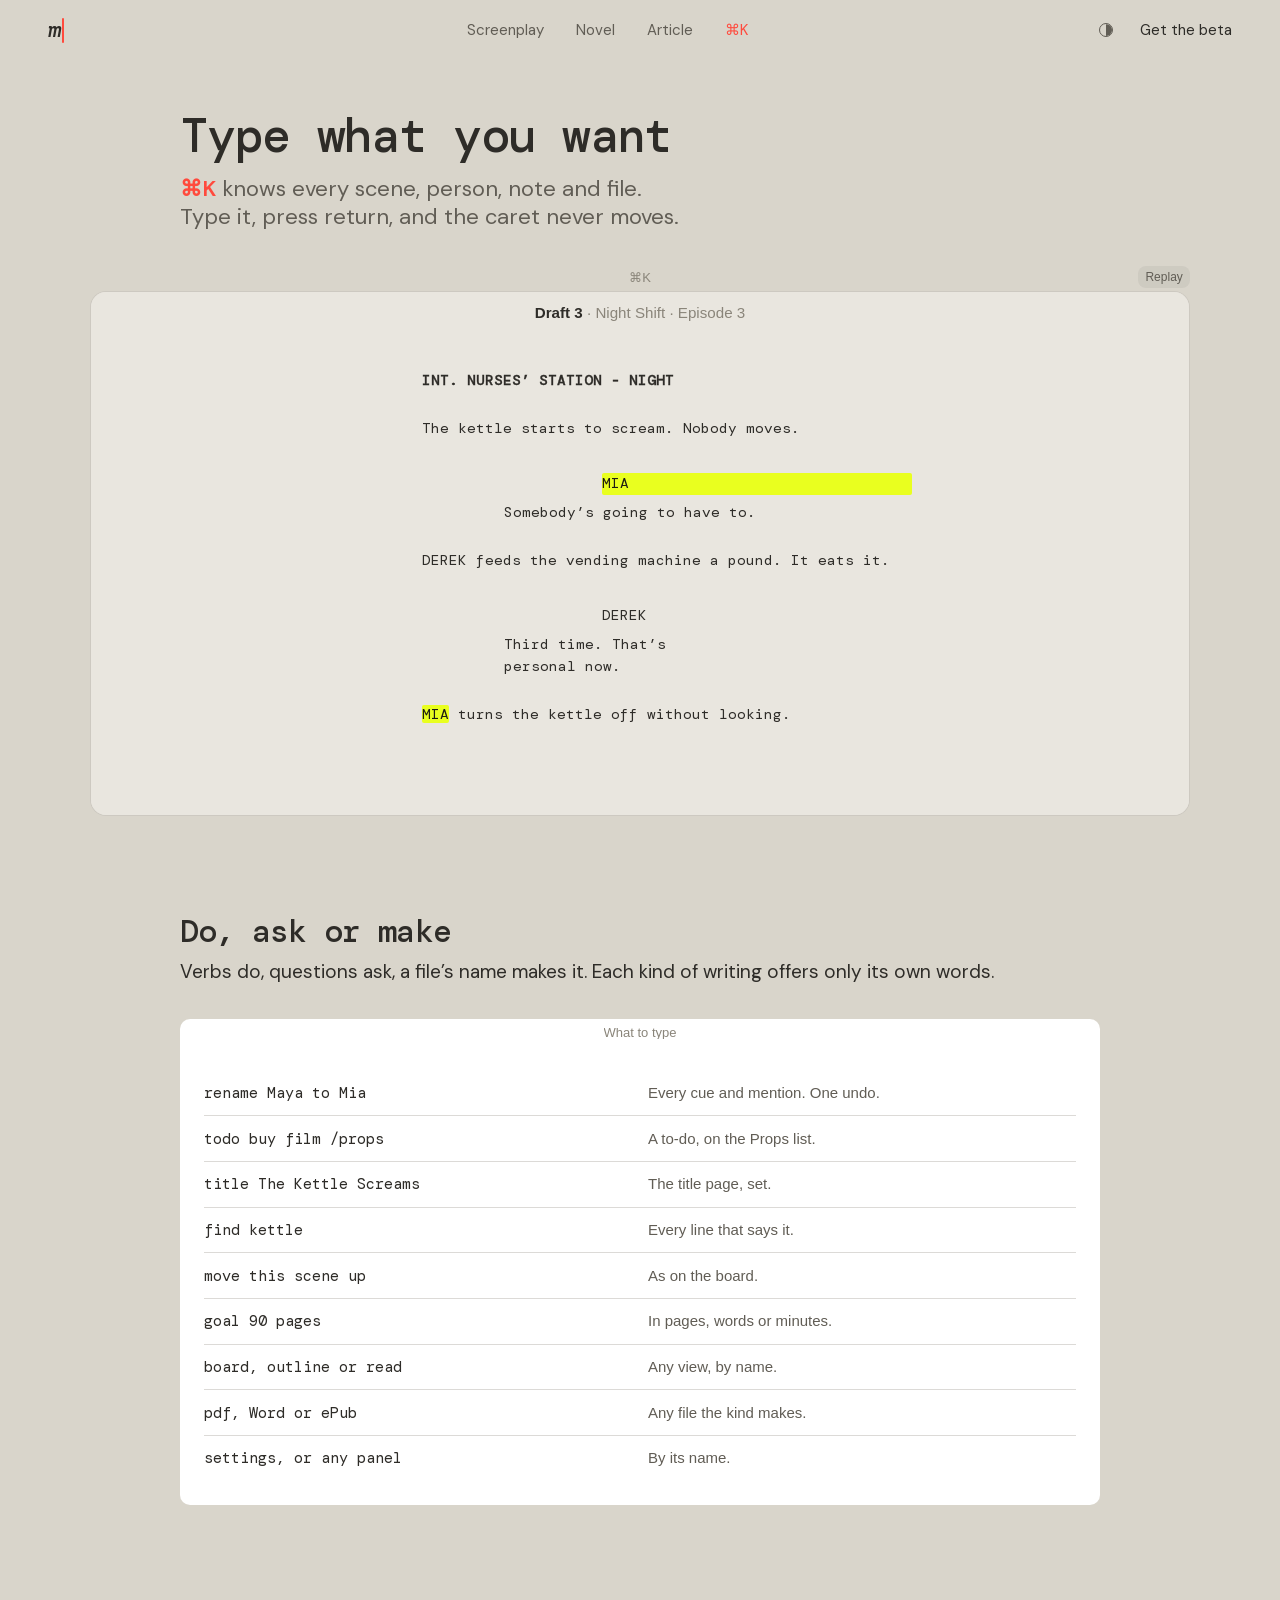
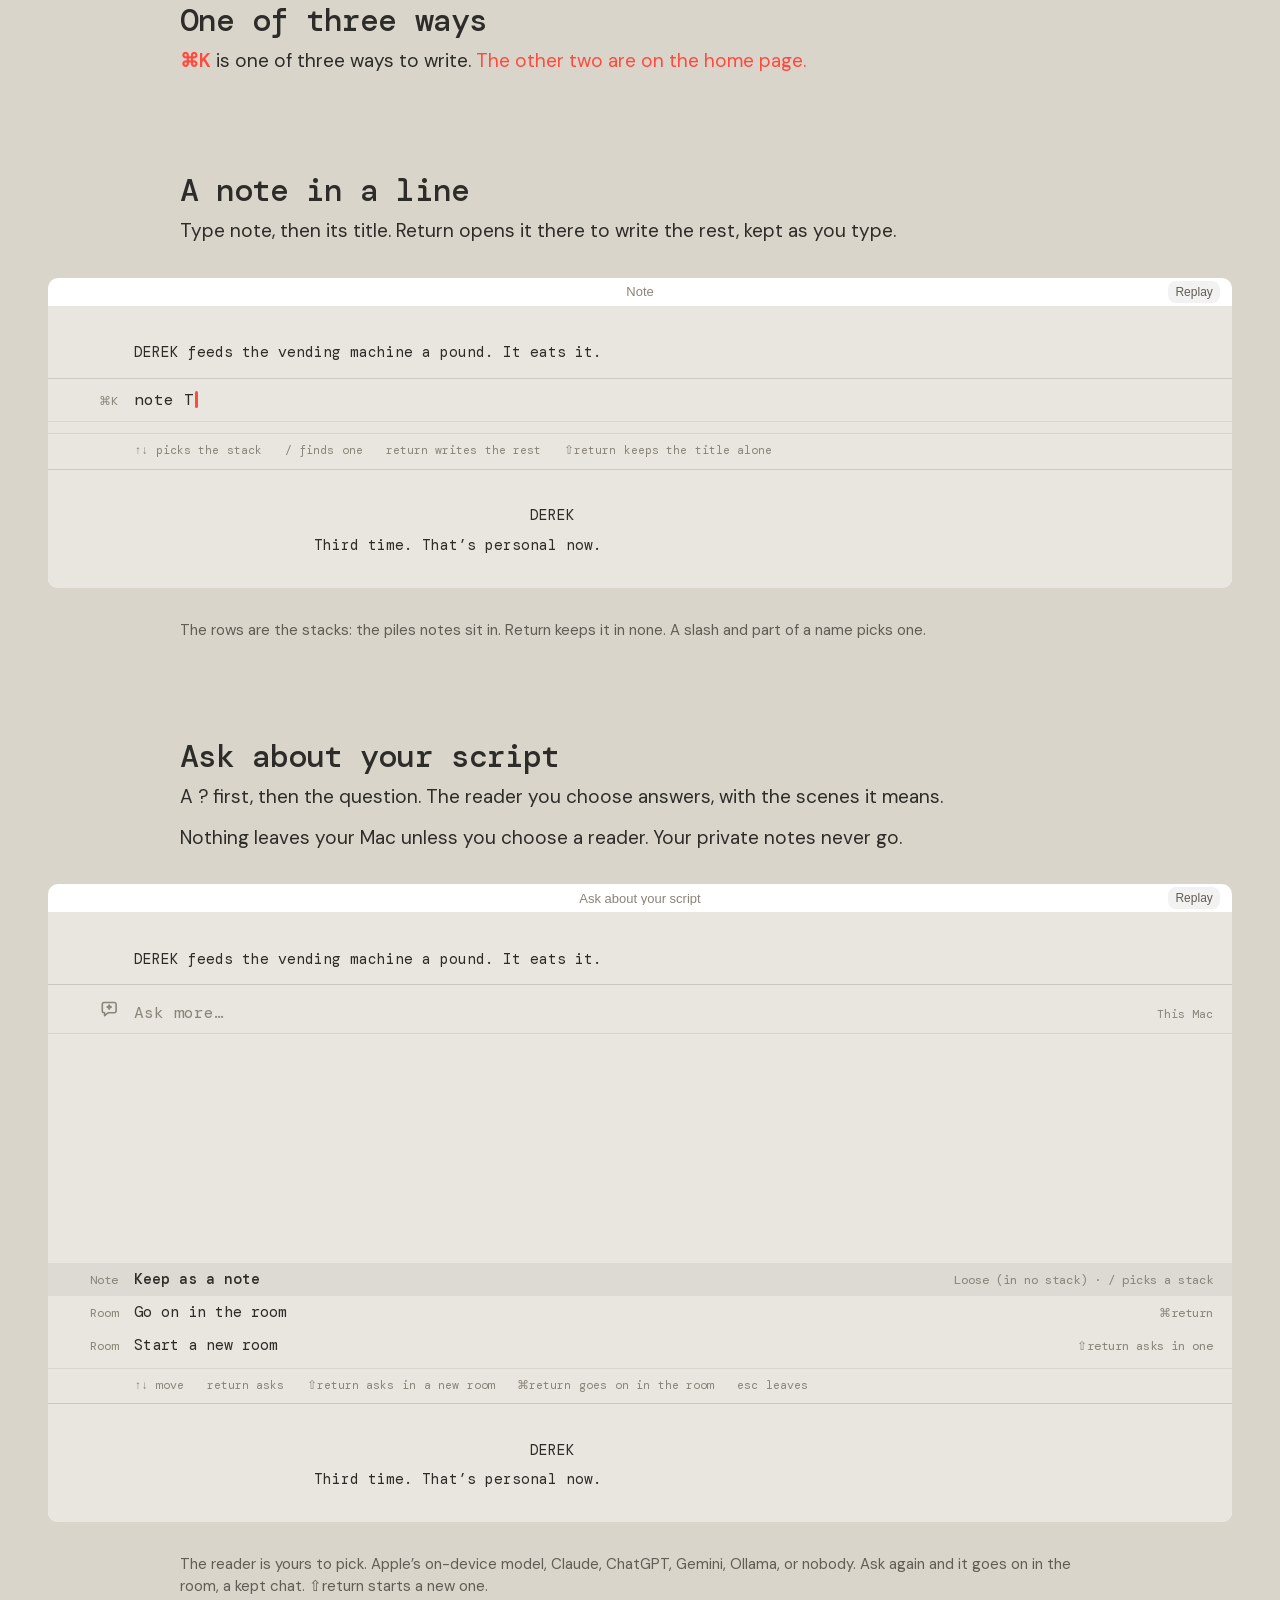
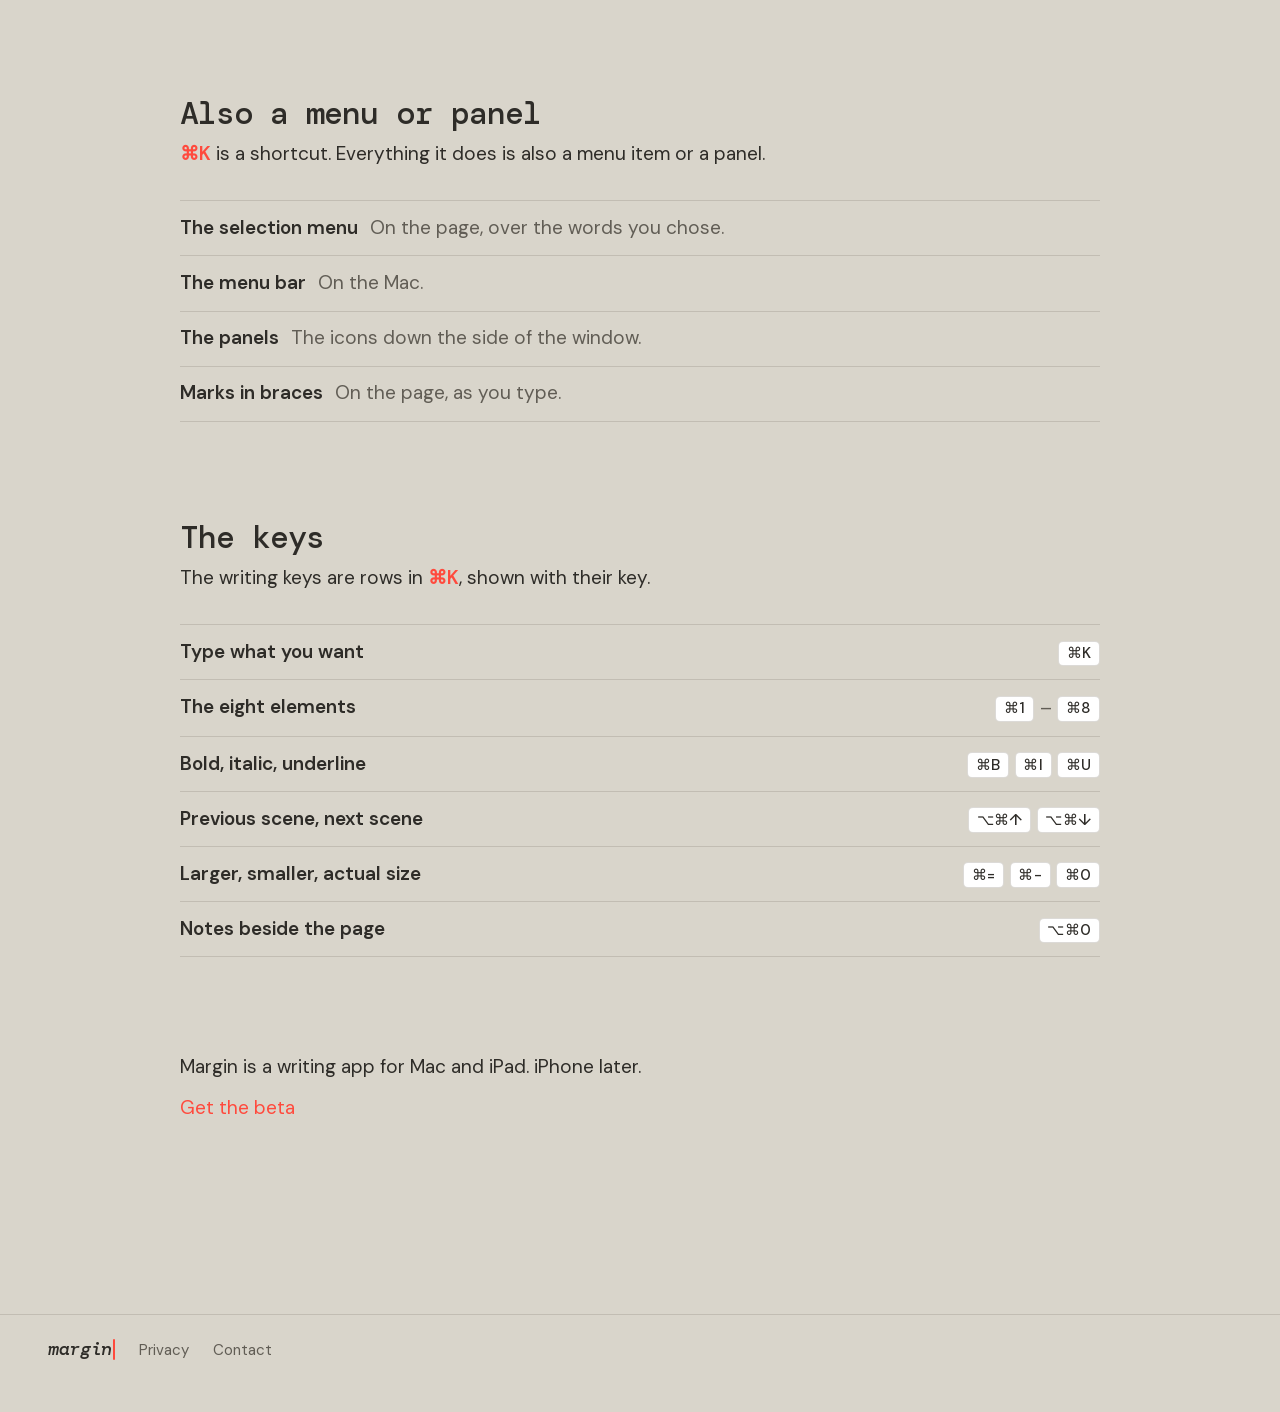
<file: commandk.html>
<!doctype html>
<html lang="en">
<head>
<meta charset="utf-8">
<meta name="viewport" content="width=device-width,initial-scale=1,viewport-fit=cover">
<meta http-equiv="Content-Security-Policy" content="default-src 'self'; script-src 'self'; style-src 'self' 'unsafe-inline'; font-src 'self'; img-src 'self' data:; media-src 'self'; connect-src 'none'; object-src 'none'; base-uri 'none'; form-action 'none'">
<meta name="referrer" content="no-referrer">
<meta name="color-scheme" content="light dark">
<meta name="theme-color" content="#D9D5CB" media="(prefers-color-scheme: light)">
<meta name="theme-color" content="#000000" media="(prefers-color-scheme: dark)">
<title>⌘K | Margin</title>
<meta name="description" content="⌘K: type what you want and it is done. Notes, renames, finds, sprints, files, reports, without leaving the page.">
<link rel="canonical" href="https://writeinmargin.com/commandk.html">
<meta property="og:type" content="website">
<meta property="og:site_name" content="Margin">
<meta property="og:title" content="⌘K | Margin">
<meta property="og:description" content="⌘K: type what you want and it is done. Notes, renames, finds, sprints, files, reports, without leaving the page.">
<meta property="og:url" content="https://writeinmargin.com/commandk.html">
<meta property="og:image" content="https://writeinmargin.com/og.png">
<meta property="og:image:width" content="1200">
<meta property="og:image:height" content="630">
<meta property="og:image:alt" content="Margin. Three ways to write. One quiet page.">
<meta name="twitter:card" content="summary_large_image">
<meta name="twitter:title" content="⌘K | Margin">
<meta name="twitter:description" content="⌘K: type what you want and it is done. Notes, renames, finds, sprints, files, reports, without leaving the page.">
<meta name="twitter:image" content="https://writeinmargin.com/og.png">
<link rel="icon" href="favicon.svg" type="image/svg+xml">
<link rel="icon" href="icon.png" sizes="512x512" type="image/png">
<link rel="apple-touch-icon" href="apple-touch-icon.png">
<link rel="preload" href="fonts/DMMono-MediumItalic.woff2" as="font" type="font/woff2" crossorigin>
<link rel="stylesheet" href="site.css?v=fae46bf9">
<link rel="stylesheet" href="commandk.css?v=fae46bf9">
<script src="base.js?v=fae46bf9"></script>
</head>
<body>
<svg class="sprite" aria-hidden="true" focusable="false" width="0" height="0"><defs><symbol id="r-projects" viewBox="0 0 16 16"><path d="M2 3h3v10H2zM6 3h3v10H6zM10.5 3.5l2.6-.6 2 9.6-2.6.6z"/></symbol><symbol id="r-notes" viewBox="0 0 16 16"><rect x="2.5" y="3" width="11" height="10" rx="1.5"/><path d="M5 6.5h6M5 9h6"/></symbol><symbol id="r-board" viewBox="0 0 16 16"><rect x="2.5" y="2.5" width="4.5" height="4.5" rx="1"/><rect x="9" y="2.5" width="4.5" height="4.5" rx="1"/><rect x="2.5" y="9" width="4.5" height="4.5" rx="1"/><rect x="9" y="9" width="4.5" height="4.5" rx="1"/></symbol><symbol id="r-people" viewBox="0 0 16 16"><path d="M7.3 3.2h6.2v3.1a3.1 3.1 0 0 1-3.3 3.1"/><path d="M9.3 5.3h.8M11.6 5.3h.8"/><path d="M2.5 5.8h6.4v3.1a3.2 3.2 0 0 1-6.4 0z"/><path d="M4.1 7.6h.9M6.4 7.6h.9M4.5 9.7q1.2 1 2.4 0"/></symbol><symbol id="r-team" viewBox="0 0 16 16"><path d="M3 3h10a1.5 1.5 0 0 1 1.5 1.5v6A1.5 1.5 0 0 1 13 12H8.6L6 14.2V12H3a1.5 1.5 0 0 1-1.5-1.5v-6A1.5 1.5 0 0 1 3 3z"/><circle cx="8" cy="6.2" r="1.4"/><path d="M5.6 10.2c.5-1.2 1.3-1.8 2.4-1.8s1.9.6 2.4 1.8"/></symbol><symbol id="r-drafts" viewBox="0 0 16 16"><path d="M5 2.5h5.5l2.5 2.5v8.5H5z"/><path d="M3 4.5v9.5h7"/></symbol><symbol id="r-room" viewBox="0 0 16 16"><path d="M3.5 3h9a1.5 1.5 0 0 1 1.5 1.5v6A1.5 1.5 0 0 1 12.5 12H7l-3 2.5V12h-.5A1.5 1.5 0 0 1 2 10.5v-6A1.5 1.5 0 0 1 3.5 3z"/><path d="M8 5.2c.2 1 .8 1.6 1.8 1.8-1 .2-1.6.8-1.8 1.8-.2-1-.8-1.6-1.8-1.8 1-.2 1.6-.8 1.8-1.8z"/></symbol><symbol id="r-read" viewBox="0 0 16 16"><circle cx="4.5" cy="9.5" r="2.5"/><circle cx="11.5" cy="9.5" r="2.5"/><path d="M7 9.2c.6-.5 1.4-.5 2 0M2 9 3 4.5M14 9l-1-4.5"/></symbol><symbol id="r-goals" viewBox="0 0 16 16"><circle cx="8" cy="8" r="5.5"/><circle cx="8" cy="8" r="2.5"/></symbol><symbol id="r-settings" viewBox="0 0 16 16"><circle cx="8" cy="8" r="2.2"/><path d="M8 1.8v2M8 12.2v2M1.8 8h2M12.2 8h2M3.6 3.6l1.4 1.4M11 11l1.4 1.4M3.6 12.4 5 11M11 5l1.4-1.4"/></symbol><symbol id="r-share" viewBox="0 0 16 16"><path d="M8 2v8M5.3 4.6 8 2l2.7 2.6M4 7.5H3v6.5h10V7.5h-1"/></symbol></defs></svg>
<a class="skip" href="#main">Skip to content</a>
<header class="site-header">
  <div class="site-header__in">
    <a class="brand" href="index.html" aria-label="Margin, home">Margin</a>
    <nav class="site-nav" aria-label="Main">
      <a href="screenplay.html">Screenplay</a>
      <a href="novel.html">Novel</a>
      <a href="article.html">Article</a>
      <a href="commandk.html">⌘K</a>
    </nav>
    <div class="site-actions">
      <button class="theme-toggle" type="button" data-theme-toggle aria-label="Theme"><span class="theme-toggle__icon" aria-hidden="true"></span></button>
      <a href="index.html#beta">Get the beta</a>
    </div>
  </div>
</header>

<main id="main">

<!-- the hero: four things done on one page -->
<section class="hero sec" id="top" aria-labelledby="hero-h">
  <div class="col">
    <h1 id="hero-h">Type what you want</h1>
    <p class="lede"><span class="ck">⌘K</span> knows every scene, person, note and file. Type it, press return, and the caret never moves.</p>
  </div>
  <figure class="frame col col--demo" id="ck-hero" data-loop="commandk-four-things">
    <div class="frame__bar"><span>⌘K</span><span><button class="ctl" type="button" id="ck-replay">Replay</button></span></div>
    <div class="frame__body frame__body--flush">
      <div class="win win--rail ck-win">
        <div class="win__bar"><span class="win__lights" aria-hidden="true"><i></i><i></i><i></i></span><span class="win__title">Draft 3 <span class="win__sub">&middot; Night Shift &middot; Episode 3</span></span><span class="win__tools"><span class="ck-sprint" id="ck-sprint" hidden>Sprint &middot; <b>25:00</b></span></span></div>
        <div class="rail" aria-hidden="true"><div class="rail__in"><span class="rail__g"><i class="rail__t" data-k="projects"><svg><use href="#r-projects"/></svg></i><i class="rail__r"></i><i class="rail__t" data-k="notes"><svg><use href="#r-notes"/></svg></i><i class="rail__t" data-k="board"><svg><use href="#r-board"/></svg></i><i class="rail__t" data-k="people"><svg><use href="#r-people"/></svg></i><i class="rail__r"></i><i class="rail__t" data-k="drafts"><svg><use href="#r-drafts"/></svg></i><i class="rail__t" data-k="team"><svg><use href="#r-team"/></svg></i><i class="rail__t" data-k="room"><svg><use href="#r-room"/></svg></i></span><span class="rail__g"><i class="rail__t" data-k="read"><svg><use href="#r-read"/></svg></i><i class="rail__t" data-k="goals"><svg><use href="#r-goals"/></svg></i><i class="rail__t" data-k="settings"><svg><use href="#r-settings"/></svg></i><i class="rail__t" data-k="share"><svg><use href="#r-share"/></svg></i></span></div></div>
        <div class="win__screen ck-body">
          <div class="ck-page" id="ck-page" aria-label="A script page">
            <p class="ck-sl">INT. NURSES&rsquo; STATION - NIGHT</p>
            <p>The kettle starts to scream. Nobody moves.</p>
            <div class="ck-pal" id="ck-pal" role="group" aria-label="⌘K">
              <div class="ck-field"><span class="ck-k">⌘K</span><span class="ck-typed" id="ck-typed">todo </span></div>
              <ol class="ck-rows" id="ck-rows">
                <li class="is-added"><span class="ck-eye">Added</span><span class="ck-t">&#10003; buy film</span><span class="ck-d">Props</span></li>
                <li class="is-added"><span class="ck-eye">Added</span><span class="ck-t">&#10003; call Sam</span><span class="ck-d">Props</span></li>
                <li class="is-hint"><span class="ck-eye"></span><span class="ck-t">Type the next and press return &middot; / another list &middot; esc when you&rsquo;re done</span><span class="ck-d"></span></li>
              </ol>
              <p class="ck-foot" id="ck-foot">return adds it &nbsp; / another list &nbsp; esc done</p>
            </div>
            <p class="ck-cue" data-name>MAYA</p>
            <p class="ck-dl">Somebody&rsquo;s going to have to.</p>
            <p id="ck-line">DEREK feeds the vending machine a pound. It eats it.</p>
            <p class="ck-cue">DEREK</p>
            <p class="ck-dl">Third time. That&rsquo;s personal now.</p>
            <p><span data-name>MAYA</span> turns the kettle off without looking.</p>
          </div>
        </div>
      </div>
    </div>
  </figure>
</section>

<!-- do, ask or make -->
<section class="sec" id="do" aria-labelledby="do-h">
  <div class="col">
    <h2 id="do-h">Do, ask or make</h2>
    <p>Verbs do, questions ask, a file&rsquo;s name makes it. Each kind of writing offers only its own words.</p>
  </div>
  <div class="frame col" data-loop="commandk-what-to-type">
    <div class="frame__bar"><span>What to type</span></div>
    <div class="frame__body">
      <ul class="ck-list">
        <li><code>rename Maya to Mia</code><span>Every cue and mention. One undo.</span></li>
        <li><code>todo buy film /props</code><span>A to-do, on the Props list.</span></li>
        <li><code>title The Kettle Screams</code><span>The title page, set.</span></li>
        <li><code>find kettle</code><span>Every line that says it.</span></li>
        <li><code>move this scene up</code><span>As on the board.</span></li>
        <li><code>goal 90 pages</code><span>In pages, words or minutes.</span></li>
        <li><code>board, outline or read</code><span>Any view, by name.</span></li>
        <li><code>pdf, Word or ePub</code><span>Any file the kind makes.</span></li>
        <li><code>settings, or any panel</code><span>By its name.</span></li>
      </ul>
    </div>
  </div>
</section>

<!-- one of three ways -->
<section class="sec" id="ways" aria-labelledby="ways-h">
  <div class="col">
    <h2 id="ways-h">One of three ways</h2>
    <p><span class="ck">⌘K</span> is one of three ways to write. <a class="link" href="index.html#hero-h">The other two are on the home page.</a></p>
  </div>
</section>

<!-- a note in a line -->
<section class="sec" id="note" aria-labelledby="note-h">
  <div class="col">
    <h2 id="note-h">A note in a line</h2>
    <p>Type note, then its title. Return opens it there to write the rest, kept as you type.</p>
  </div>
  <figure class="frame col col--demo" id="ck-note-demo" data-loop="commandk-note">
    <div class="frame__bar"><span>Note</span><span><button class="ctl" type="button" id="ckn-replay">Replay</button></span></div>
    <div class="frame__body frame__body--flush">
      <div class="ck-sheet">
        <p class="ck-line">DEREK feeds the vending machine a pound. It eats it.</p>
        <div class="ck-pal ck-pal--still" id="ckn-pal" role="group" aria-label="⌘K">
          <div class="ck-field"><span class="ck-k" id="ckn-k">Note</span><span class="ck-typed is-title" id="ckn-typed">The vending machine wins</span><span class="ck-who" id="ckn-where">in Derek &middot; kept as you type</span></div>
          <ol class="ck-rows" id="ckn-rows" hidden></ol>
          <p class="ck-write" id="ckn-write">Third time it eats his pound.
He starts talking to it.</p>
          <p class="ck-foot" id="ckn-foot">⌘return done &nbsp; esc done too &nbsp; ⌘/ another stack &nbsp; return a new line</p>
        </div>
        <p class="ck-line ck-cue">DEREK</p>
        <p class="ck-line ck-dl">Third time. That&rsquo;s personal now.</p>
      </div>
    </div>
  </figure>
  <p class="col cap">The rows are the stacks: the piles notes sit in. Return keeps it in none. A slash and part of a name picks one.</p>
</section>

<!-- ask about your script -->
<section class="sec" id="room" aria-labelledby="room-h">
  <div class="col">
    <h2 id="room-h">Ask about your script</h2>
    <p>A ? first, then the question. The reader you choose answers, with the scenes it means.</p>
    <p>Nothing leaves your Mac unless you choose a reader. Your private notes never go.</p>
  </div>
  <figure class="frame col col--demo" id="ck-room-demo" data-loop="commandk-room">
    <div class="frame__bar"><span>Ask about your script</span><span><button class="ctl" type="button" id="ckr-replay">Replay</button></span></div>
    <div class="frame__body frame__body--flush">
      <div class="ck-sheet">
        <p class="ck-line">DEREK feeds the vending machine a pound. It eats it.</p>
        <div class="ck-pal ck-pal--still ck-pal--room" id="ckr-pal" role="group" aria-label="⌘K, a question">
          <div class="ck-field"><span class="ck-k"><svg class="ck-glyph" viewBox="0 0 16 16" aria-hidden="true" focusable="false"><use href="#r-room"/></svg></span><span class="ck-typed" id="ckr-typed"></span><span class="ck-ph" id="ckr-ph">Ask more&hellip;</span><span class="ck-who" id="ckr-who">This Mac</span></div>
          <div class="ck-convo" id="ckr-convo" aria-live="polite">
            <div class="ck-ex"><p class="ck-q"><span>why does Derek keep feeding the machine</span></p><p class="ck-a"><span class="ck-aw">Because it is the one thing on the ward that answers him back. The third time it eats his pound he starts talking to it.</span><span class="ck-chips"><span class="ck-chip">Sc 9 &middot; p. 31</span></span></p></div>
            <div class="ck-ex"><p class="ck-q"><span>does it ever pay off</span></p><p class="ck-a"><span class="ck-aw">Yes. In 14 it drops a Twix for May, not him, and he takes it as a betrayal.</span><span class="ck-chips"><span class="ck-chip">Sc 14 &middot; p. 52</span></span></p></div>
          </div>
          <ol class="ck-rows">
            <li class="is-on"><span class="ck-eye">Note</span><span class="ck-t">Keep as a note</span><span class="ck-d">Loose (in no stack) &middot; / picks a stack</span></li>
            <li><span class="ck-eye">Room</span><span class="ck-t">Go on in the room</span><span class="ck-d">⌘return</span></li>
            <li><span class="ck-eye">Room</span><span class="ck-t">Start a new room</span><span class="ck-d">⇧return asks in one</span></li>
          </ol>
          <p class="ck-foot" id="ckr-foot">↑↓ move &nbsp; return asks &nbsp; ⇧return asks in a new room &nbsp; ⌘return goes on in the room &nbsp; esc leaves</p>
        </div>
        <p class="ck-line ck-cue">DEREK</p>
        <p class="ck-line ck-dl">Third time. That&rsquo;s personal now.</p>
      </div>
    </div>
  </figure>
  <p class="col cap">The reader is yours to pick. Apple&rsquo;s on-device model, Claude, ChatGPT, Gemini, Ollama, or nobody. Ask again and it goes on in the room, a kept chat. ⇧return starts a new one.</p>
</section>

<!-- also a button, menu or panel -->
<section class="sec" id="also" aria-labelledby="also-h">
  <div class="col">
    <h2 id="also-h">Also a menu or panel</h2>
    <p><span class="ck">⌘K</span> is a shortcut. Everything it does is also a menu item or a panel.</p>
  </div>
  <ul class="rows col">
    <li><b>The selection menu</b> On the page, over the words you chose.</li>
    <li><b>The menu bar</b> On the Mac.</li>
    <li><b>The panels</b> The icons down the side of the window.</li>
    <li><b>Marks in braces</b> On the page, as you type.</li>
  </ul>
</section>

<!-- the keys -->
<section class="sec" id="keys" aria-labelledby="keys-h">
  <div class="col">
    <h2 id="keys-h">The keys</h2>
    <p>The writing keys are rows in <span class="ck">⌘K</span>, shown with their key.</p>
  </div>
  <ul class="rows ck-keys col">
    <li><b>Type what you want</b><span class="keys"><kbd>⌘K</kbd></span></li>
    <li><b>The eight elements</b><span class="keys"><kbd>⌘1</kbd>–<kbd>⌘8</kbd></span></li>
    <li><b>Bold, italic, underline</b><span class="keys"><kbd>⌘B</kbd><kbd>⌘I</kbd><kbd>⌘U</kbd></span></li>
    <li><b>Previous scene, next scene</b><span class="keys"><kbd>⌥⌘↑</kbd><kbd>⌥⌘↓</kbd></span></li>
    <li><b>Larger, smaller, actual size</b><span class="keys"><kbd>⌘=</kbd><kbd>⌘-</kbd><kbd>⌘0</kbd></span></li>
    <li><b>Notes beside the page</b><span class="keys"><kbd>⌥⌘0</kbd></span></li>
  </ul>
</section>

<!-- the close -->
<section class="sec" id="close" aria-label="Get the beta">
  <div class="col">
    <p>Margin is a writing app for Mac and iPad. iPhone later.</p>
    <p><a class="link" href="index.html#beta">Get the beta</a></p>
  </div>
</section>

</main>

<footer class="site-footer">
  <div class="site-footer__in">
    <a class="brand" href="index.html">Margin</a>
    <a href="index.html#privacy">Privacy</a>
    <a href="mailto:hello@writeinmargin.com">Contact</a>
  </div>
</footer>

<script src="commandk.js?v=fae46bf9"></script>
</body>
</html>
</file>
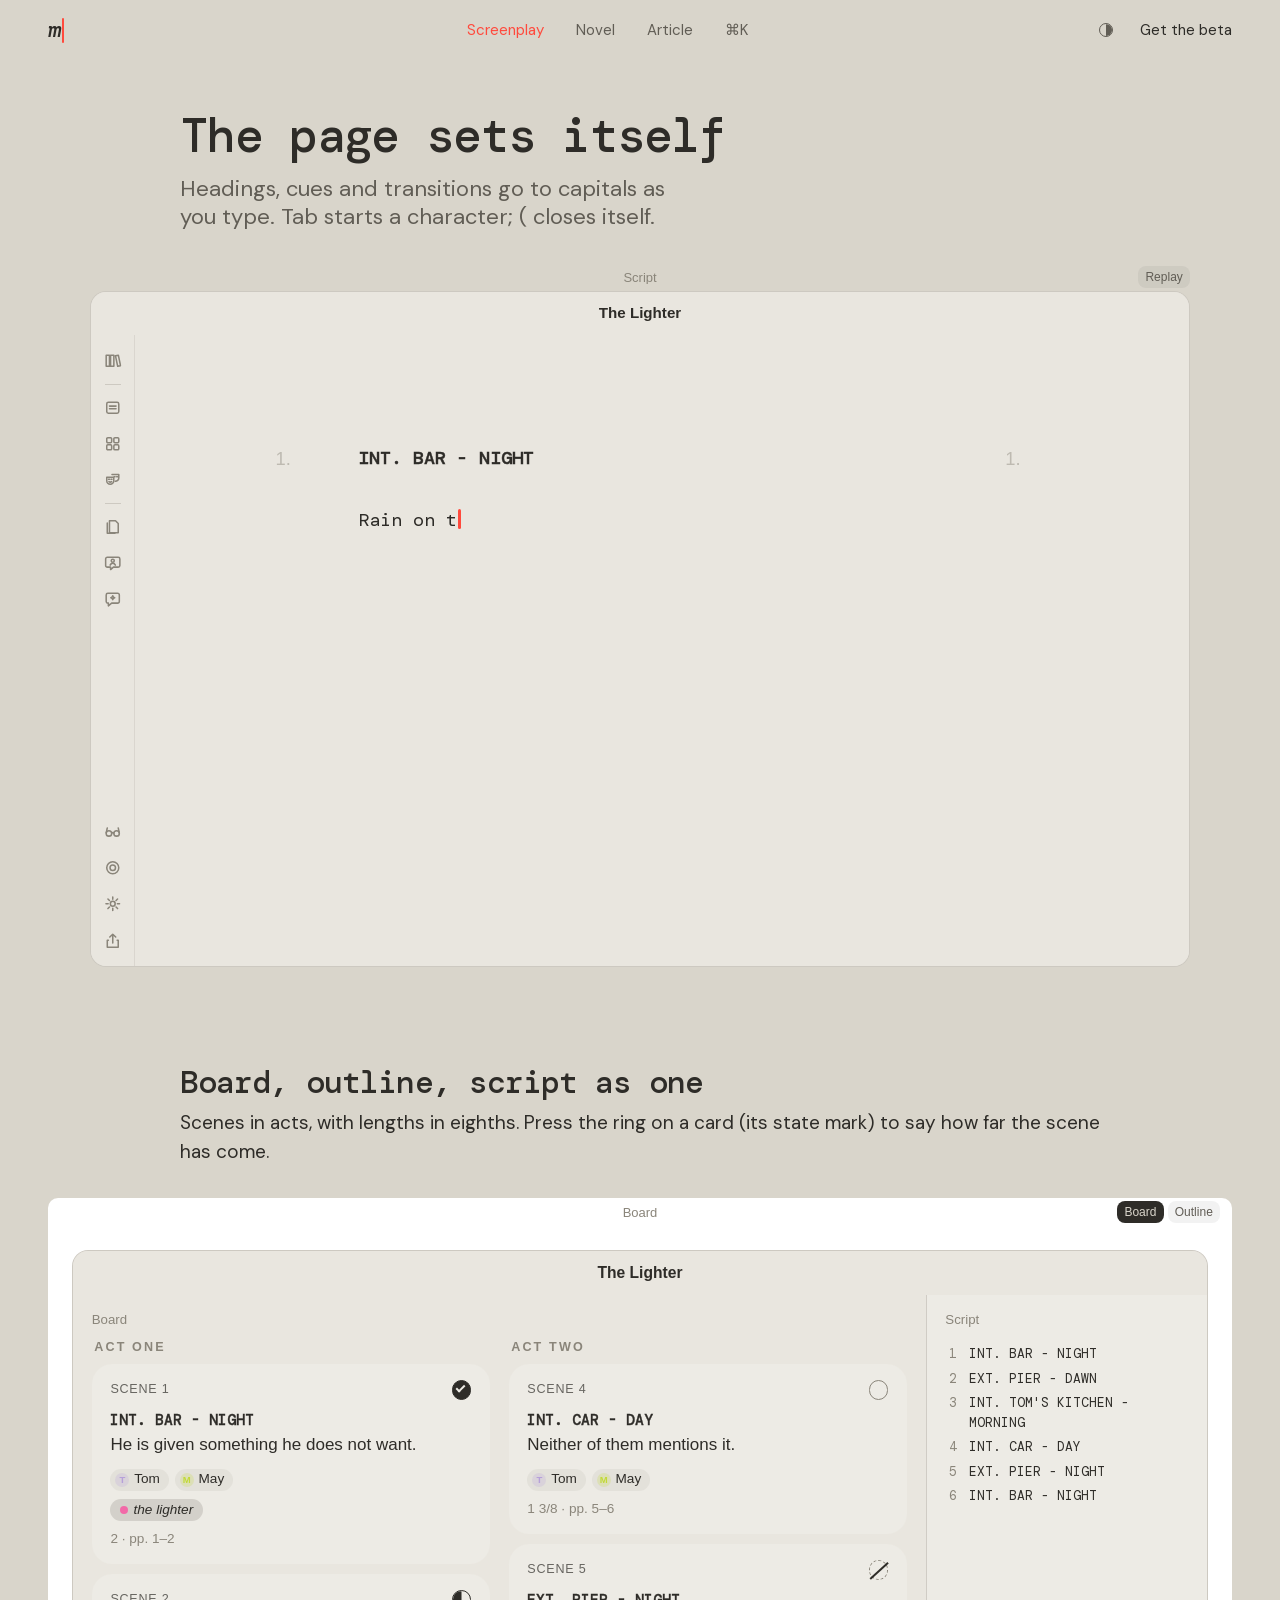
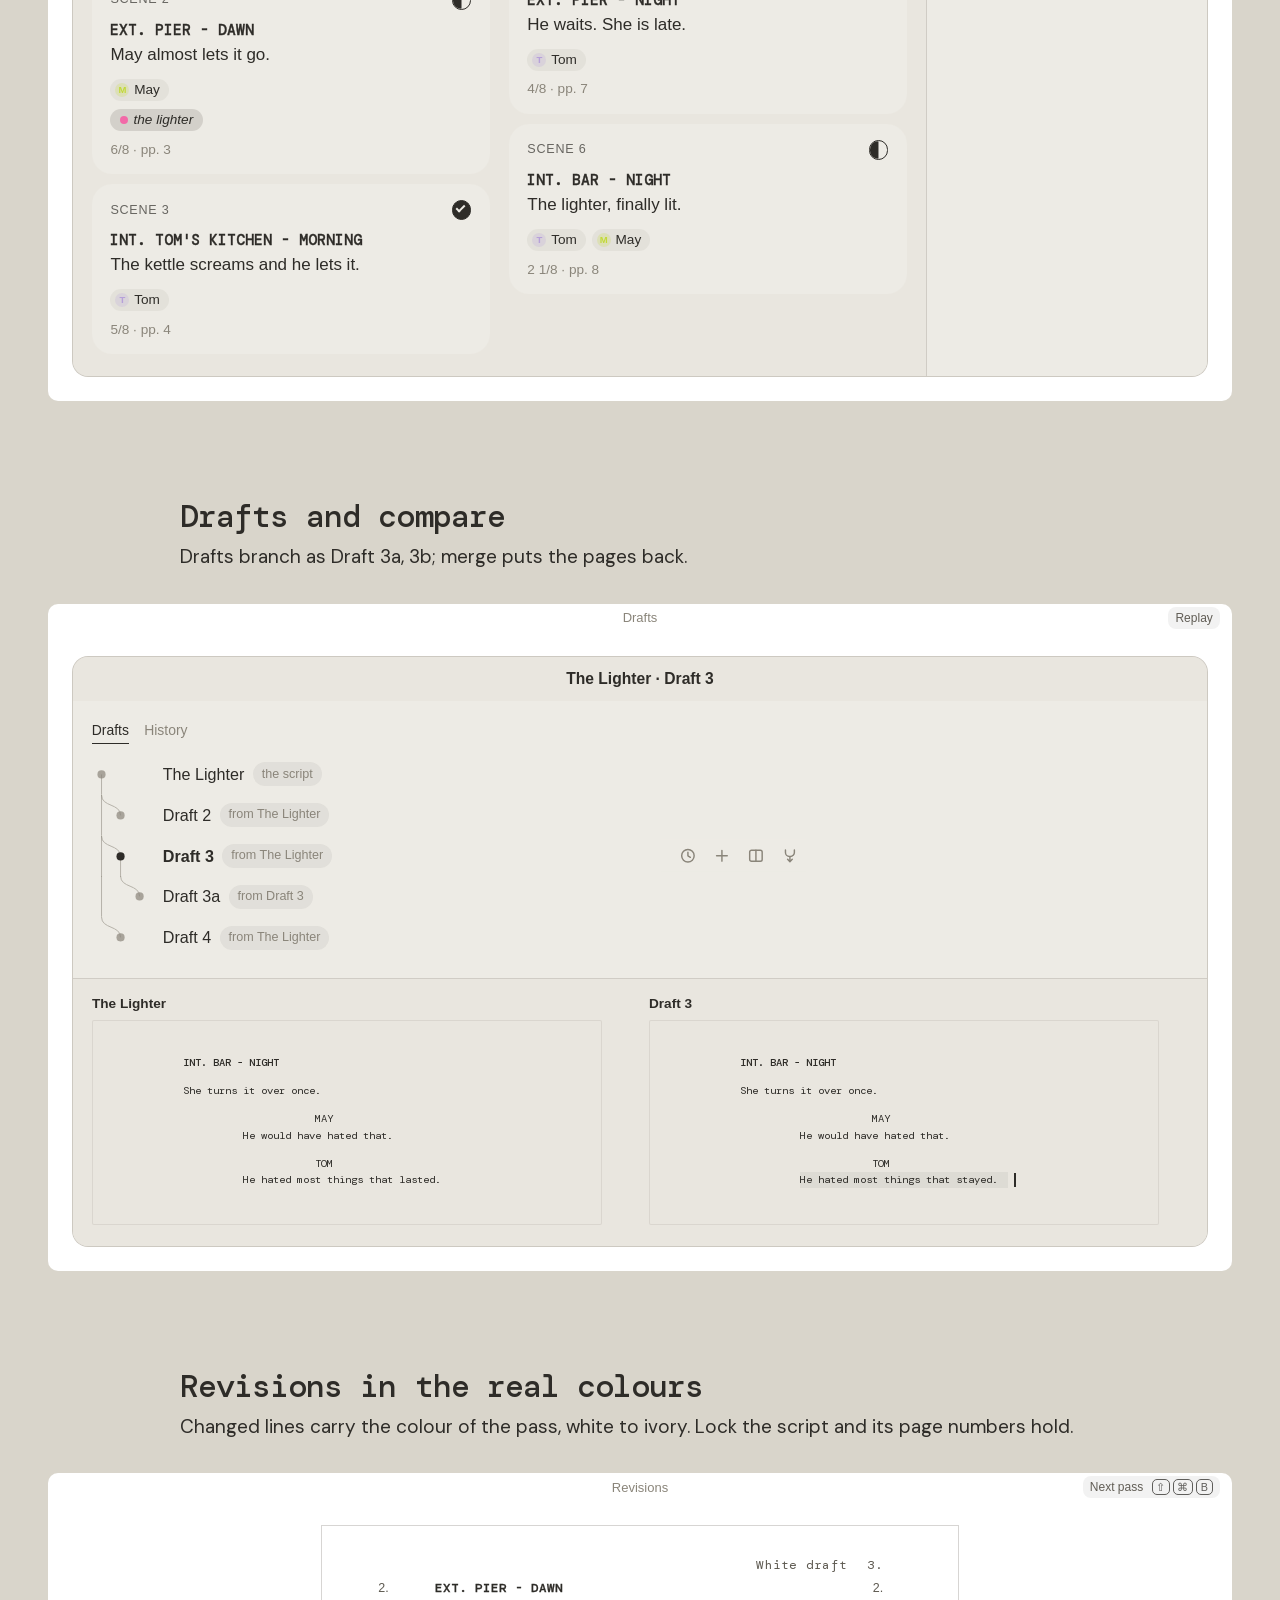
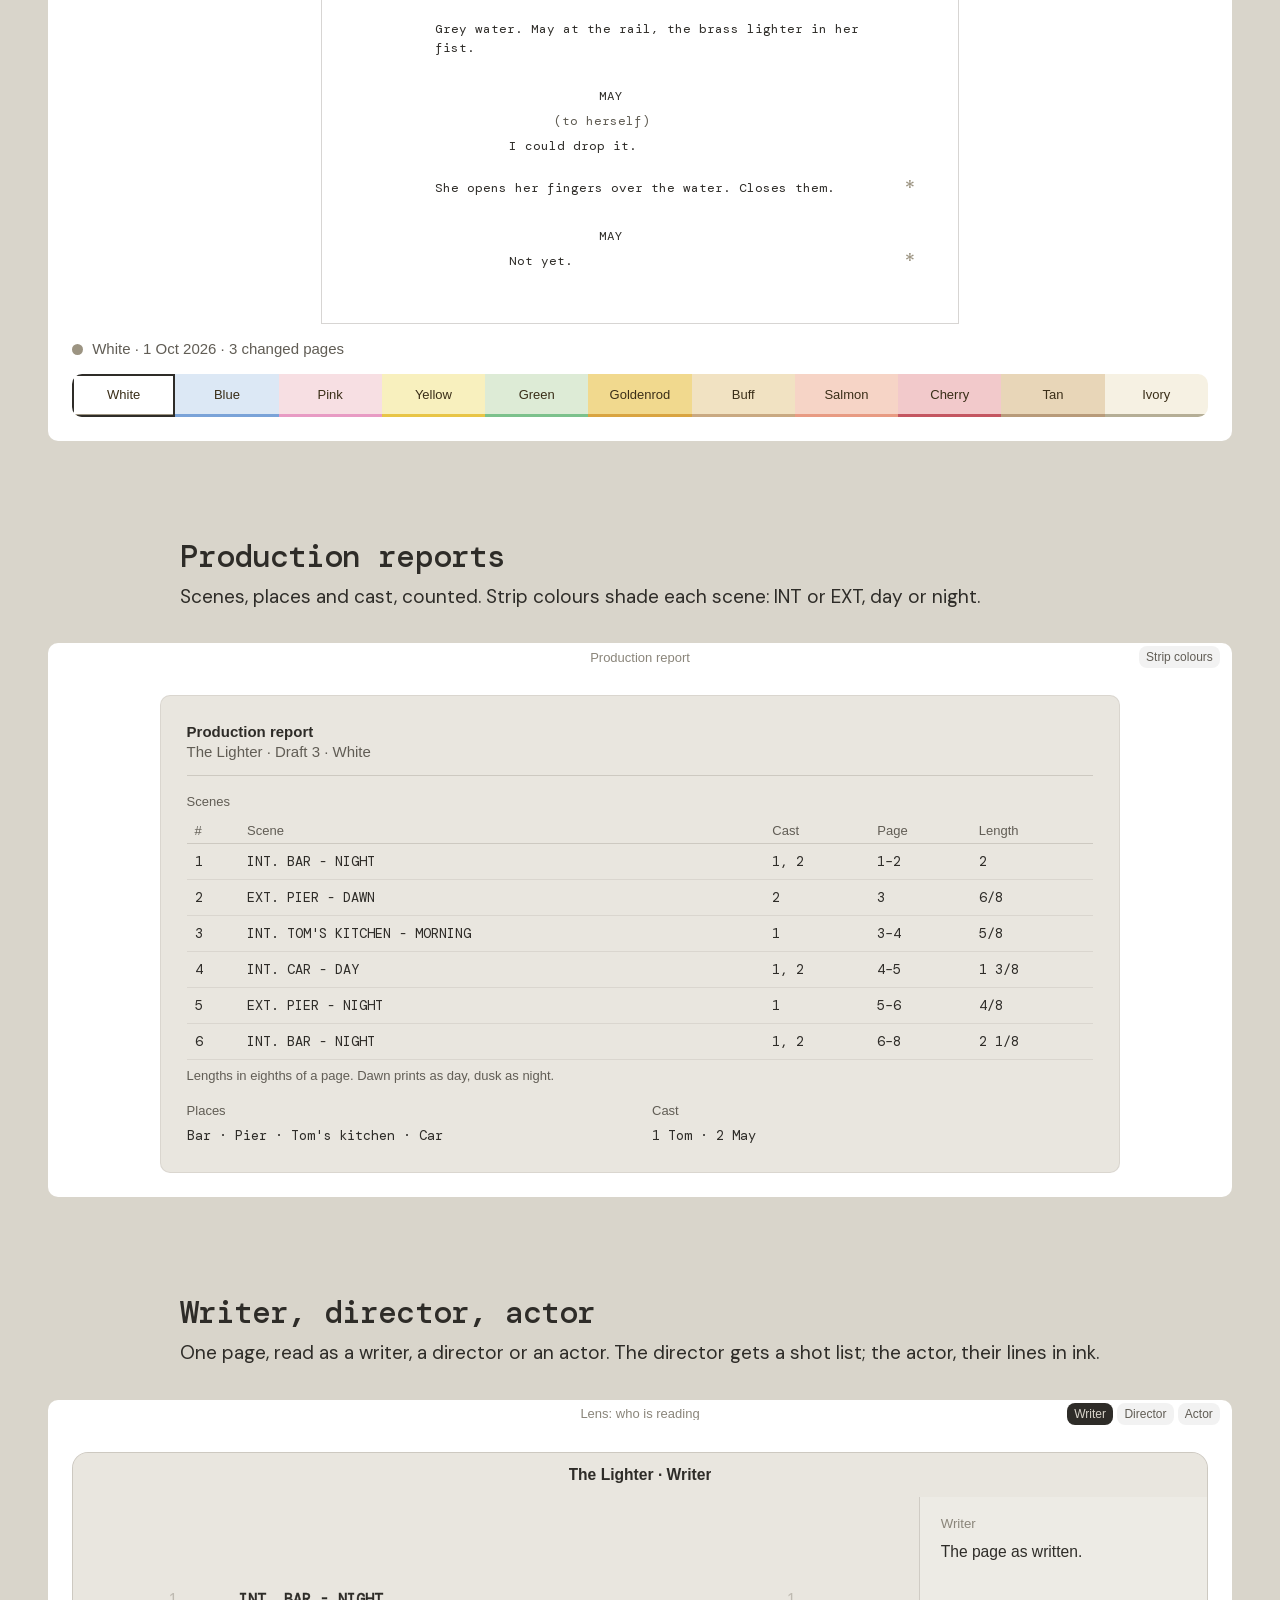
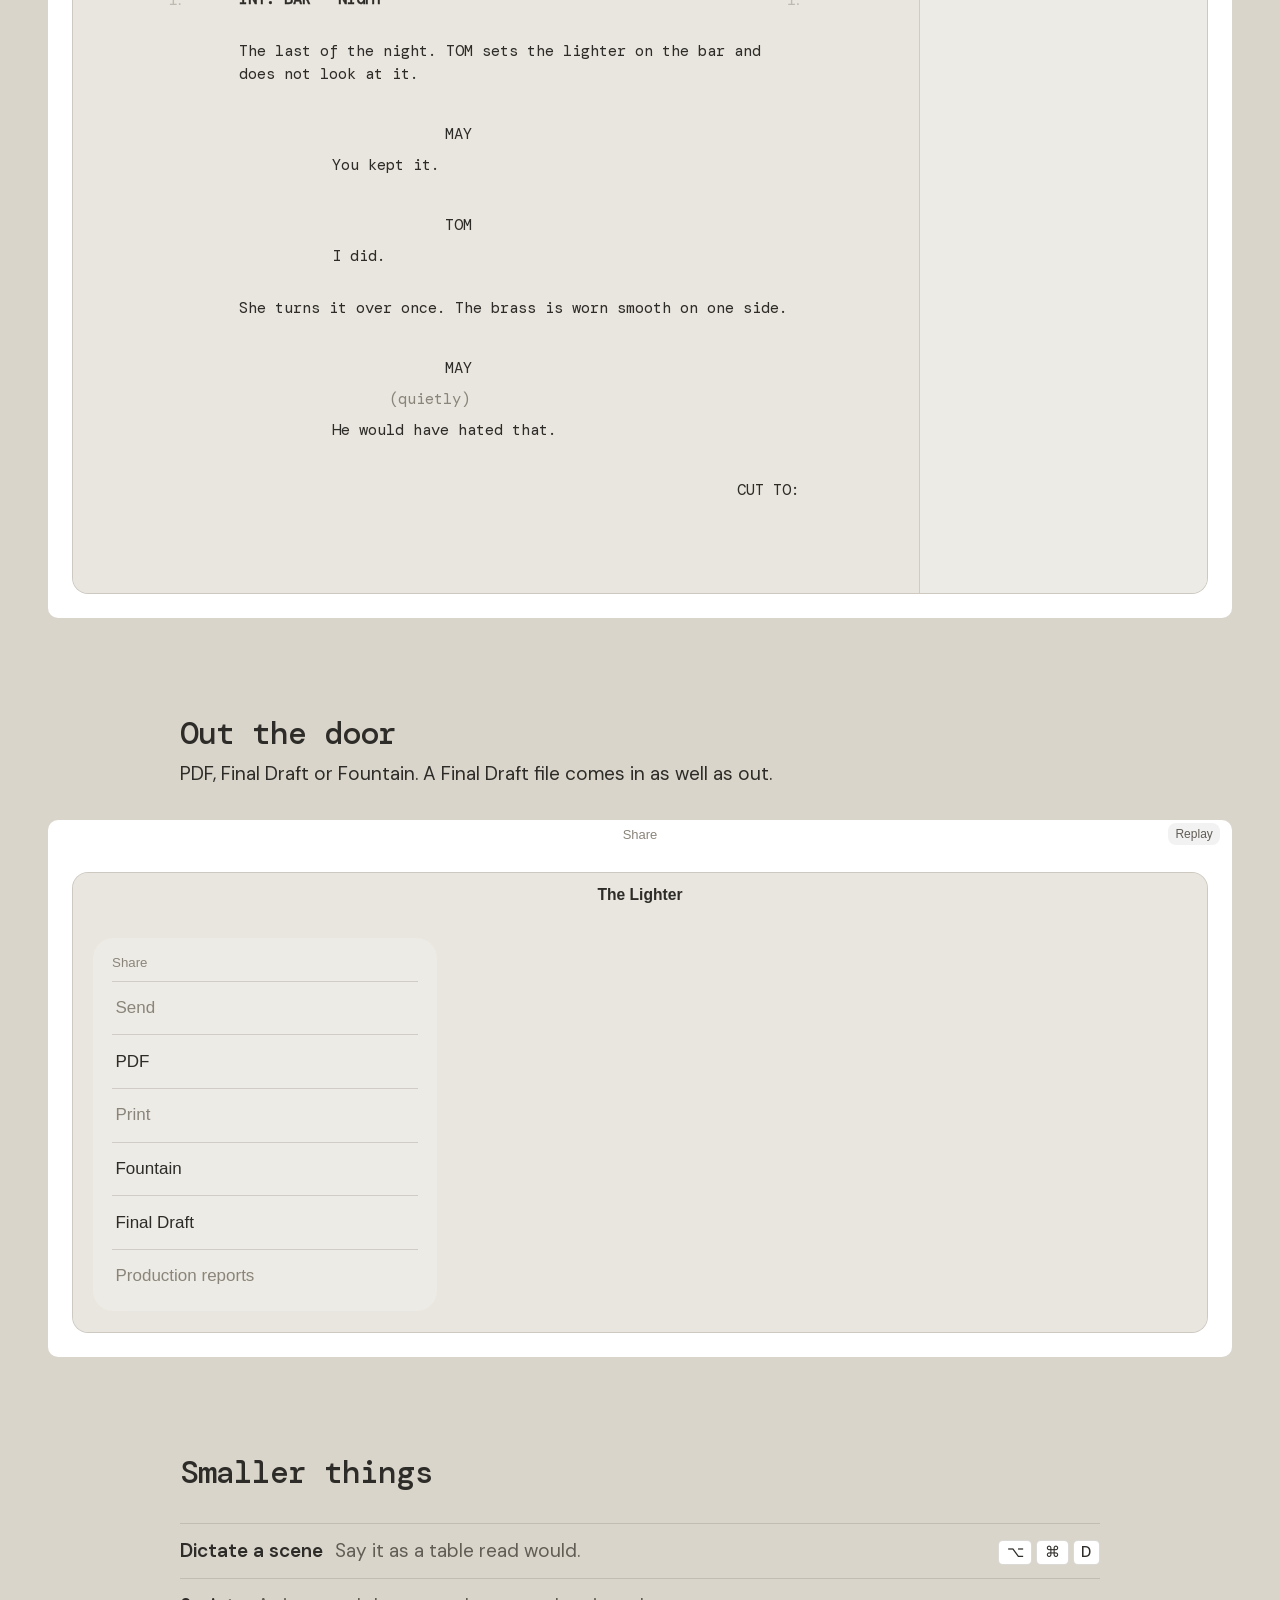
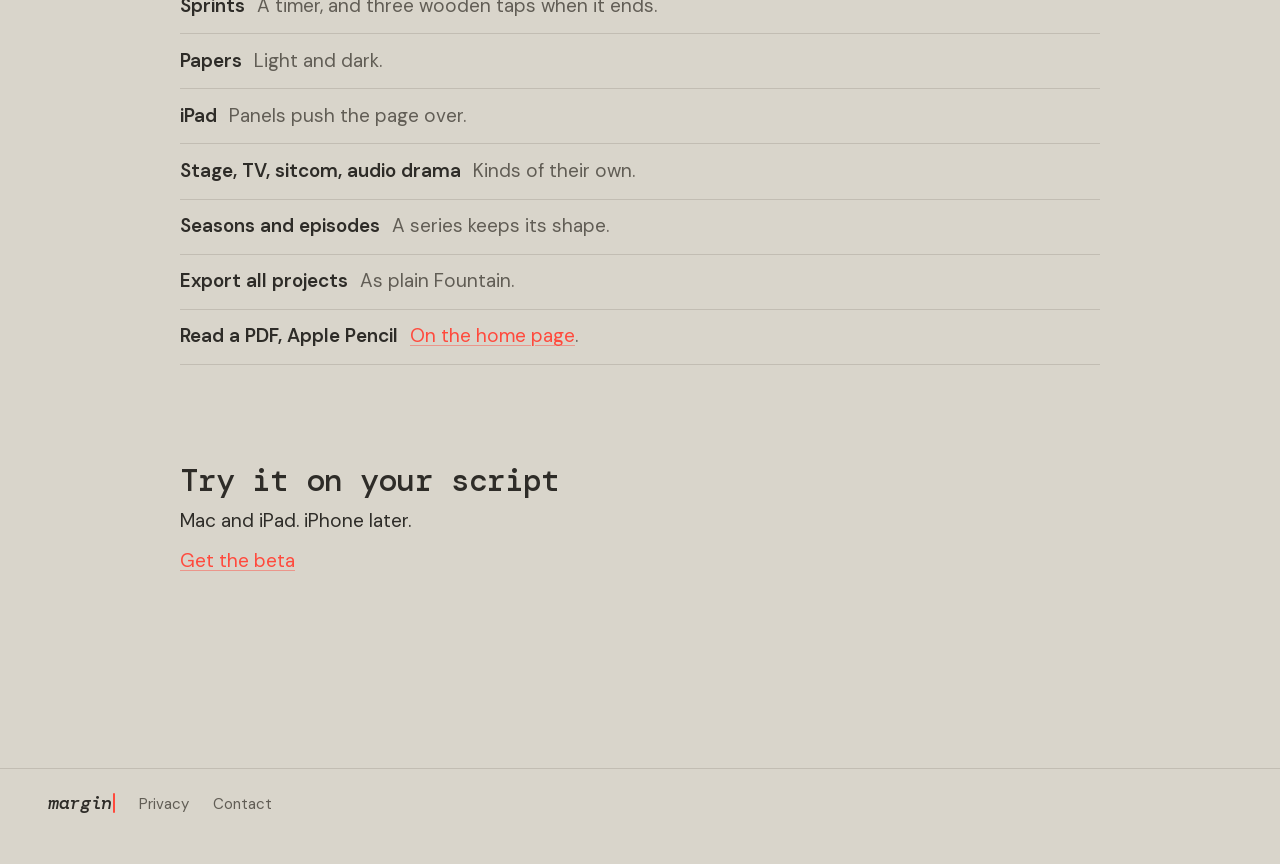
<file: screenplay.html>
<!doctype html>
<html lang="en">
<head>
<meta charset="utf-8">
<meta name="viewport" content="width=device-width,initial-scale=1,viewport-fit=cover">
<meta http-equiv="Content-Security-Policy" content="default-src 'self'; script-src 'self'; style-src 'self' 'unsafe-inline'; font-src 'self'; img-src 'self' data:; media-src 'self'; connect-src 'none'; object-src 'none'; base-uri 'none'; form-action 'none'">
<meta name="referrer" content="no-referrer">
<meta name="color-scheme" content="light dark">
<meta name="theme-color" content="#D9D5CB" media="(prefers-color-scheme: light)">
<meta name="theme-color" content="#000000" media="(prefers-color-scheme: dark)">
<title>Screenplay | Margin</title>
<meta name="description" content="Margin formats a screenplay as you type, keeps every draft, and sends it out as PDF, Final Draft or Fountain. For Mac and iPad; iPhone later.">
<link rel="canonical" href="https://writeinmargin.com/screenplay.html">
<meta property="og:type" content="website">
<meta property="og:site_name" content="Margin">
<meta property="og:title" content="Screenplay | Margin">
<meta property="og:description" content="Margin formats a screenplay as you type, keeps every draft, and sends it out as PDF, Final Draft or Fountain. For Mac and iPad; iPhone later.">
<meta property="og:url" content="https://writeinmargin.com/screenplay.html">
<meta property="og:image" content="https://writeinmargin.com/og.png">
<meta property="og:image:width" content="1200">
<meta property="og:image:height" content="630">
<meta property="og:image:alt" content="Margin. Three ways to write. One quiet page.">
<meta name="twitter:card" content="summary_large_image">
<meta name="twitter:title" content="Screenplay | Margin">
<meta name="twitter:description" content="Margin formats a screenplay as you type, keeps every draft, and sends it out as PDF, Final Draft or Fountain. For Mac and iPad; iPhone later.">
<meta name="twitter:image" content="https://writeinmargin.com/og.png">
<link rel="icon" href="favicon.svg" type="image/svg+xml">
<link rel="icon" href="icon.png" sizes="512x512" type="image/png">
<link rel="apple-touch-icon" href="apple-touch-icon.png">
<link rel="preload" href="fonts/DMMono-MediumItalic.woff2" as="font" type="font/woff2" crossorigin>
<link rel="stylesheet" href="site.css?v=fae46bf9">
<link rel="stylesheet" href="screenplay.css?v=fae46bf9">
<script src="base.js?v=fae46bf9"></script>
</head>
<body>
<svg class="sprite" aria-hidden="true" focusable="false" width="0" height="0"><defs><symbol id="r-projects" viewBox="0 0 16 16"><path d="M2 3h3v10H2zM6 3h3v10H6zM10.5 3.5l2.6-.6 2 9.6-2.6.6z"/></symbol><symbol id="r-notes" viewBox="0 0 16 16"><rect x="2.5" y="3" width="11" height="10" rx="1.5"/><path d="M5 6.5h6M5 9h6"/></symbol><symbol id="r-board" viewBox="0 0 16 16"><rect x="2.5" y="2.5" width="4.5" height="4.5" rx="1"/><rect x="9" y="2.5" width="4.5" height="4.5" rx="1"/><rect x="2.5" y="9" width="4.5" height="4.5" rx="1"/><rect x="9" y="9" width="4.5" height="4.5" rx="1"/></symbol><symbol id="r-people" viewBox="0 0 16 16"><path d="M7.3 3.2h6.2v3.1a3.1 3.1 0 0 1-3.3 3.1"/><path d="M9.3 5.3h.8M11.6 5.3h.8"/><path d="M2.5 5.8h6.4v3.1a3.2 3.2 0 0 1-6.4 0z"/><path d="M4.1 7.6h.9M6.4 7.6h.9M4.5 9.7q1.2 1 2.4 0"/></symbol><symbol id="r-team" viewBox="0 0 16 16"><path d="M3 3h10a1.5 1.5 0 0 1 1.5 1.5v6A1.5 1.5 0 0 1 13 12H8.6L6 14.2V12H3a1.5 1.5 0 0 1-1.5-1.5v-6A1.5 1.5 0 0 1 3 3z"/><circle cx="8" cy="6.2" r="1.4"/><path d="M5.6 10.2c.5-1.2 1.3-1.8 2.4-1.8s1.9.6 2.4 1.8"/></symbol><symbol id="r-drafts" viewBox="0 0 16 16"><path d="M5 2.5h5.5l2.5 2.5v8.5H5z"/><path d="M3 4.5v9.5h7"/></symbol><symbol id="r-room" viewBox="0 0 16 16"><path d="M3.5 3h9a1.5 1.5 0 0 1 1.5 1.5v6A1.5 1.5 0 0 1 12.5 12H7l-3 2.5V12h-.5A1.5 1.5 0 0 1 2 10.5v-6A1.5 1.5 0 0 1 3.5 3z"/><path d="M8 5.2c.2 1 .8 1.6 1.8 1.8-1 .2-1.6.8-1.8 1.8-.2-1-.8-1.6-1.8-1.8 1-.2 1.6-.8 1.8-1.8z"/></symbol><symbol id="r-read" viewBox="0 0 16 16"><circle cx="4.5" cy="9.5" r="2.5"/><circle cx="11.5" cy="9.5" r="2.5"/><path d="M7 9.2c.6-.5 1.4-.5 2 0M2 9 3 4.5M14 9l-1-4.5"/></symbol><symbol id="r-goals" viewBox="0 0 16 16"><circle cx="8" cy="8" r="5.5"/><circle cx="8" cy="8" r="2.5"/></symbol><symbol id="r-settings" viewBox="0 0 16 16"><circle cx="8" cy="8" r="2.2"/><path d="M8 1.8v2M8 12.2v2M1.8 8h2M12.2 8h2M3.6 3.6l1.4 1.4M11 11l1.4 1.4M3.6 12.4 5 11M11 5l1.4-1.4"/></symbol><symbol id="r-share" viewBox="0 0 16 16"><path d="M8 2v8M5.3 4.6 8 2l2.7 2.6M4 7.5H3v6.5h10V7.5h-1"/></symbol></defs></svg>
<a class="skip" href="#main">Skip to content</a>
<header class="site-header">
  <div class="site-header__in">
    <a class="brand" href="index.html" aria-label="Margin, home">Margin</a>
    <nav class="site-nav" aria-label="Main">
      <a href="screenplay.html">Screenplay</a>
      <a href="novel.html">Novel</a>
      <a href="article.html">Article</a>
      <a href="commandk.html">⌘K</a>
    </nav>
    <div class="site-actions">
      <button class="theme-toggle" type="button" data-theme-toggle aria-label="Theme"><span class="theme-toggle__icon" aria-hidden="true"></span></button>
      <a href="index.html#beta">Get the beta</a>
    </div>
  </div>
</header>

<main id="main">

<!-- The page sets itself -->
<section class="hero sec" aria-labelledby="h-page">
  <div class="col">
    <h1 id="h-page">The page sets itself</h1>
    <p class="lede">Headings, cues and transitions go to capitals as you type. Tab starts a character; ( closes itself.</p>
  </div>
  <figure class="frame col col--demo" id="ty-demo" data-loop="page-sets-itself">
    <div class="frame__bar"><span>Script</span><span><button class="ctl" type="button" id="ty-replay" data-js hidden>Replay</button></span></div>
    <div class="frame__body frame__body--flush">
      <div class="win win--rail sp-win">
        <div class="win__bar">
          <span class="win__lights" aria-hidden="true"><i></i><i></i><i></i></span>
          <span class="win__title">The Lighter</span>
        </div>
        <div class="rail" aria-hidden="true"><div class="rail__in"><span class="rail__g"><i class="rail__t" data-k="projects"><svg><use href="#r-projects"/></svg></i><i class="rail__r"></i><i class="rail__t" data-k="notes"><svg><use href="#r-notes"/></svg></i><i class="rail__t" data-k="board"><svg><use href="#r-board"/></svg></i><i class="rail__t" data-k="people"><svg><use href="#r-people"/></svg></i><i class="rail__r"></i><i class="rail__t" data-k="drafts"><svg><use href="#r-drafts"/></svg></i><i class="rail__t" data-k="team"><svg><use href="#r-team"/></svg></i><i class="rail__t" data-k="room"><svg><use href="#r-room"/></svg></i></span><span class="rail__g"><i class="rail__t" data-k="read"><svg><use href="#r-read"/></svg></i><i class="rail__t" data-k="goals"><svg><use href="#r-goals"/></svg></i><i class="rail__t" data-k="settings"><svg><use href="#r-settings"/></svg></i><i class="rail__t" data-k="share"><svg><use href="#r-share"/></svg></i></span></div></div>
        <div class="win__screen sp-screen">
          <div class="sheet-wrap">
            <div class="sheet" id="ty-sheet">
              <div class="sc-slug" data-n="1"><span class="tx">Int. Bar - Night</span></div>
              <div class="sc-act"><span class="tx">Rain on the window. TOM sets a brass lighter on the bar.</span></div>
              <div class="sc-cue"><span class="tx">May</span></div>
              <div class="sc-par"><span class="tx">(quietly)</span></div>
              <div class="sc-dlg"><span class="tx">You kept it.</span></div>
              <div class="sc-cue"><span class="tx">Tom</span></div>
              <div class="sc-dlg"><span class="tx">I did.</span></div>
              <div class="sc-tr"><span class="tx">Cut to:</span></div>
            </div>
          </div>
        </div>
      </div>
    </div>
  </figure>
</section>

<!-- Board, outline, script -->
<section class="sec" id="board" aria-labelledby="h-board">
  <div class="col">
    <h2 id="h-board">Board, outline, script as one</h2>
    <p>Scenes in acts, with lengths in eighths. Press the ring on a card (its state mark) to say how far the scene has come.</p>
  </div>
  <figure class="frame col col--demo" id="bd-demo" data-loop="board-outline-script">
    <div class="frame__bar"><span>Board</span><span class="seg" role="group" aria-label="View" id="bd-views" data-js hidden><button type="button" class="ctl" data-view="board" aria-pressed="true">Board</button><button type="button" class="ctl" data-view="outline" aria-pressed="false">Outline</button></span></div>
    <div class="frame__body frame__body--flush">
      <div class="win sp-win">
        <div class="win__bar">
          <span class="win__lights" aria-hidden="true"><i></i><i></i><i></i></span>
          <span class="win__title">The Lighter</span>
        </div>
        <div class="win__screen bd">
          <p class="vh" id="bd-hint">Drag a card, or focus one and press space.</p>
          <div class="bd-main">
            <p class="app-eyebrow">Board</p>
            <div class="bd-acts" id="bd-acts">
              <section class="bd-act" aria-label="Act one">
                <p class="bd-act__h">Act one</p>
                <ol class="bd-list" data-act="Act one">
                  <li class="bd-card" tabindex="0" data-id="s1" data-pages="2" data-thread="plant" data-slug="Int. bar - night" data-syn="He is given something he does not want.">
                    <div class="bd-card__top"><span class="bd-no app-scene-n">1</span><button type="button" class="ring" data-s="good" aria-label="Status: good. Press to change" data-js hidden></button><span class="ring" data-s="good" role="img" aria-label="Status: good" data-nojs></span></div>
                    <p class="bd-slug">Int. bar - night</p>
                    <p class="bd-syn">He is given something he does not want.</p>
                    <div class="bd-who"><span class="app-chip who-tom"><i>T</i>Tom</span><span class="app-chip who-may"><i>M</i>May</span></div><div class="bd-th"><span class="app-thread">the lighter</span></div><p class="app-foot bd-foot"><span class="bd-len">2</span> &middot; <span class="bd-pp">pp. 1&ndash;2</span></p>
                    
                  </li>
                  <li class="bd-card" tabindex="0" data-id="s2" data-pages="1" data-thread="payoff" data-slug="Ext. pier - dawn" data-syn="May almost lets it go.">
                    <div class="bd-card__top"><span class="bd-no app-scene-n">2</span><button type="button" class="ring" data-s="half" aria-label="Status: rough. Press to change" data-js hidden></button><span class="ring" data-s="half" role="img" aria-label="Status: rough" data-nojs></span></div>
                    <p class="bd-slug">Ext. pier - dawn</p>
                    <p class="bd-syn">May almost lets it go.</p>
                    <div class="bd-who"><span class="app-chip who-may"><i>M</i>May</span></div><div class="bd-th"><span class="app-thread">the lighter</span></div><p class="app-foot bd-foot"><span class="bd-len">6/8</span> &middot; <span class="bd-pp">pp. 3</span></p>
                    
                  </li>
                  <li class="bd-card" tabindex="0" data-id="s3" data-pages="1" data-slug="Int. Tom's kitchen - morning" data-syn="The kettle screams and he lets it.">
                    <div class="bd-card__top"><span class="bd-no app-scene-n">3</span><button type="button" class="ring" data-s="good" aria-label="Status: good. Press to change" data-js hidden></button><span class="ring" data-s="good" role="img" aria-label="Status: good" data-nojs></span></div>
                    <p class="bd-slug">Int. Tom's kitchen - morning</p>
                    <p class="bd-syn">The kettle screams and he lets it.</p>
                    <div class="bd-who"><span class="app-chip who-tom"><i>T</i>Tom</span></div><p class="app-foot bd-foot"><span class="bd-len">5/8</span> &middot; <span class="bd-pp">pp. 4</span></p>
                  </li>
                </ol>
              </section>
              <section class="bd-act" aria-label="Act two">
                <p class="bd-act__h">Act two</p>
                <ol class="bd-list" data-act="Act two">
                  <li class="bd-card" tabindex="0" data-id="s4" data-pages="2" data-slug="Int. car - day" data-syn="Neither of them mentions it.">
                    <div class="bd-card__top"><span class="bd-no app-scene-n">4</span><button type="button" class="ring" data-s="none" aria-label="Status: nothing yet. Press to change" data-js hidden></button><span class="ring" data-s="none" role="img" aria-label="Status: nothing yet" data-nojs></span></div>
                    <p class="bd-slug">Int. car - day</p>
                    <p class="bd-syn">Neither of them mentions it.</p>
                    <div class="bd-who"><span class="app-chip who-tom"><i>T</i>Tom</span><span class="app-chip who-may"><i>M</i>May</span></div><p class="app-foot bd-foot"><span class="bd-len">1 3/8</span> &middot; <span class="bd-pp">pp. 5&ndash;6</span></p>
                  </li>
                  <li class="bd-card" tabindex="0" data-id="s5" data-pages="1" data-slug="Ext. pier - night" data-syn="He waits. She is late.">
                    <div class="bd-card__top"><span class="bd-no app-scene-n">5</span><button type="button" class="ring" data-s="cut" aria-label="Status: cut? Press to change" data-js hidden></button><span class="ring" data-s="cut" role="img" aria-label="Status: cut?" data-nojs></span></div>
                    <p class="bd-slug">Ext. pier - night</p>
                    <p class="bd-syn">He waits. She is late.</p>
                    <div class="bd-who"><span class="app-chip who-tom"><i>T</i>Tom</span></div><p class="app-foot bd-foot"><span class="bd-len">4/8</span> &middot; <span class="bd-pp">pp. 7</span></p>
                  </li>
                  <li class="bd-card" tabindex="0" data-id="s6" data-pages="1" data-slug="Int. bar - night" data-syn="The lighter, finally lit.">
                    <div class="bd-card__top"><span class="bd-no app-scene-n">6</span><button type="button" class="ring" data-s="half" aria-label="Status: rough. Press to change" data-js hidden></button><span class="ring" data-s="half" role="img" aria-label="Status: rough" data-nojs></span></div>
                    <p class="bd-slug">Int. bar - night</p>
                    <p class="bd-syn">The lighter, finally lit.</p>
                    <div class="bd-who"><span class="app-chip who-tom"><i>T</i>Tom</span><span class="app-chip who-may"><i>M</i>May</span></div><p class="app-foot bd-foot"><span class="bd-len">2 1/8</span> &middot; <span class="bd-pp">pp. 8</span></p>
                  </li>
                </ol>
              </section>
            </div>
            <div class="bd-outline" id="bd-outline" hidden></div>
          </div>
          <aside class="bd-script" aria-label="The script, in scene order">
            <p class="app-eyebrow">Script</p>
            <ol id="bd-order">
              <li><span class="num">1</span>Int. bar - night</li>
              <li><span class="num">2</span>Ext. pier - dawn</li>
              <li><span class="num">3</span>Int. Tom's kitchen - morning</li>
              <li><span class="num">4</span>Int. car - day</li>
              <li><span class="num">5</span>Ext. pier - night</li>
              <li><span class="num">6</span>Int. bar - night</li>
            </ol>
          </aside>
        </div>
      </div>
    </div>
    <p class="vh" id="bd-live" role="status" aria-live="polite"></p>
  </figure>
</section>

<!-- Drafts and compare -->
<section class="sec" id="drafts" aria-labelledby="h-drafts">
  <div class="col">
    <h2 id="h-drafts">Drafts and compare</h2>
    <p>Drafts branch as Draft 3a, 3b; merge puts the pages back.</p>
  </div>
  <figure class="frame col col--demo" id="dr-demo" data-loop="drafts-compare">
    <div class="frame__bar"><span>Drafts</span><span><button class="ctl" type="button" id="dr-replay" data-js hidden>Replay</button></span></div>
    <div class="frame__body frame__body--flush">
      <div class="win sp-win" id="dr-win">
        <div class="win__bar">
          <span class="win__lights" aria-hidden="true"><i></i><i></i><i></i></span>
          <span class="win__title" id="dr-title">The Lighter &middot; Draft 3b</span>
        </div>
        <div class="win__screen dr">
          <aside class="dr-panel" aria-label="Drafts">
            <div class="dr-head" role="group" aria-label="Drafts panel">
              <button type="button" class="dr-tab" id="dr-tab-drafts" aria-pressed="true" data-js hidden>Drafts</button>
              <button type="button" class="dr-tab" id="dr-tab-hist" aria-pressed="false" data-js hidden>History</button>
              <span class="dr-tab is-on" data-nojs>Drafts</span>
            </div>
            <div id="dr-graph">
              <ol class="dr-fallback" aria-label="Drafts">
                <li data-d="0"><b>The Lighter</b> <span>the script</span></li>
                <li data-d="1">Draft 2 <span>from The Lighter</span></li>
                <li data-d="1">Draft 3 <span>from The Lighter</span></li>
                <li data-d="2">Draft 3a <span>from Draft 3</span></li>
                <li data-d="2"><b>Draft 3b</b> <span>from Draft 3 &middot; just now</span></li>
                <li data-d="1" class="is-merged">Draft 4 <span>from The Lighter, merged &middot; today</span></li>
              </ol>
            </div>
            <div id="dr-hist" hidden></div>
          </aside>
          <div class="dr-split" id="dr-split">
            <div class="dr-half" id="dr-left">
              <p class="dr-name" id="dr-left-name">Draft 3</p>
              <div class="dr-pg">
                <p class="dr-slug">Int. bar - night</p>
                <p class="dr-act">She turns it over once.</p>
                <p class="dr-cue">May</p>
                <p class="dr-dlg">He would have hated that.</p>
                <p class="dr-cue">Tom</p>
                <p class="dr-dlg" id="dr-left-line">He hated most things that stayed.</p>
              </div>
            </div>
            <div class="dr-half" id="dr-right">
              <p class="dr-name"><span id="dr-right-name">Draft 3b</span></p>
              <div class="dr-pg">
                <p class="dr-slug">Int. bar - night</p>
                <p class="dr-act">She turns it over once.</p>
                <p class="dr-cue">May</p>
                <p class="dr-dlg">He would have hated that.</p>
                <p class="dr-cue">Tom</p>
                <p class="dr-dlg is-changed" id="dr-right-line">He hated most things that stayed. Not her.</p>
              </div>
            </div>
          </div>
        </div>
      </div>
    </div>
  </figure>
</section>

<!-- Revisions -->
<section class="sec" id="revisions" aria-labelledby="h-rev">
  <div class="col">
    <h2 id="h-rev">Revisions in the real colours</h2>
    <p>Changed lines carry the colour of the pass, white to ivory. Lock the script and its page numbers hold.</p>
  </div>
  <figure class="frame col col--demo" id="rv-demo" data-loop="revision-passes">
    <div class="frame__bar"><span>Revisions</span><span><button class="ctl" type="button" id="rv-next" data-js hidden>Next pass <span class="keys"><kbd>&#8679;</kbd><kbd>&#8984;</kbd><kbd>B</kbd></span></button></span></div>
    <div class="frame__body">
      <div class="rv-stack" id="rv-stack">
        <div class="sheet-wrap rv-wrap">
          <div class="sheet is-printed" id="rv-sheet" data-rev="pink">
            <div class="sc-pno" aria-hidden="true"><span class="sc-rvh" id="rv-head">Pink revision &middot; 1 Oct 2026</span> 3.</div>
            <div class="sc-slug" data-n="2"><span class="tx">Ext. Pier - Dawn</span></div>
            <div class="sc-act"><span class="tx">Grey water. May at the rail, the brass lighter in her fist.</span></div>
            <div class="sc-cue"><span class="tx">May</span></div>
            <div class="sc-par"><span class="tx">(to herself)</span></div>
            <div class="sc-dlg"><span class="tx">I could drop it.</span></div>
            <div class="sc-act rv"><span class="tx">She opens her fingers over the water. Closes them.</span></div>
            <div class="sc-cue"><span class="tx">May</span></div>
            <div class="sc-dlg rv"><span class="tx">Not yet.</span></div>
          </div>
        </div>
      </div>
      <p class="rv-pill" id="rv-pill" data-rev="pink"><span class="rv-dot" aria-hidden="true"></span><span id="rv-pilltext">Pink &middot; 1 Oct 2026 &middot; 3 changed pages</span></p>
      <div class="passes rv-passes" id="rv-passes" role="group" aria-label="Production colours, in order" data-js hidden>
        <button class="pass" type="button" data-rev="white" aria-pressed="false">White</button>
        <button class="pass" type="button" data-rev="blue" aria-pressed="false">Blue</button>
        <button class="pass" type="button" data-rev="pink" aria-pressed="true">Pink</button>
        <button class="pass" type="button" data-rev="yellow" aria-pressed="false">Yellow</button>
        <button class="pass" type="button" data-rev="green" aria-pressed="false">Green</button>
        <button class="pass" type="button" data-rev="goldenrod" aria-pressed="false">Goldenrod</button>
        <button class="pass" type="button" data-rev="buff" aria-pressed="false">Buff</button>
        <button class="pass" type="button" data-rev="salmon" aria-pressed="false">Salmon</button>
        <button class="pass" type="button" data-rev="cherry" aria-pressed="false">Cherry</button>
        <button class="pass" type="button" data-rev="tan" aria-pressed="false">Tan</button>
        <button class="pass" type="button" data-rev="ivory" aria-pressed="false">Ivory</button>
      </div>
      <ol class="passes rv-passes" data-nojs aria-label="Production colours, in order">
        <li class="pass" data-rev="white">White</li><li class="pass" data-rev="blue">Blue</li><li class="pass" data-rev="pink">Pink</li><li class="pass" data-rev="yellow">Yellow</li><li class="pass" data-rev="green">Green</li><li class="pass" data-rev="goldenrod">Goldenrod</li><li class="pass" data-rev="buff">Buff</li><li class="pass" data-rev="salmon">Salmon</li><li class="pass" data-rev="cherry">Cherry</li><li class="pass" data-rev="tan">Tan</li><li class="pass" data-rev="ivory">Ivory</li>
      </ol>
    </div>
  </figure>
</section>

<!-- Production reports -->
<section class="sec" id="reports" aria-labelledby="h-reports">
  <div class="col">
    <h2 id="h-reports">Production reports</h2>
    <p>Scenes, places and cast, counted. Strip colours shade each scene: INT or EXT, day or night.</p>
  </div>
  <figure class="frame col col--demo" data-loop="production-reports">
    <div class="frame__bar"><span>Production report</span><span><button type="button" class="ctl" id="rp-strip" aria-pressed="false" data-js hidden>Strip colours</button></span></div>
    <div class="frame__body">
      <div class="rp" id="rp">
        <p class="rp-title">Production report <span class="rp-sub">The Lighter &middot; Draft 3 &middot; <span id="rp-pass">Pink</span></span></p>
        <p class="rp-h">Scenes</p>
        <table class="rp-table">
          <thead><tr><th scope="col">#</th><th scope="col">Scene</th><th scope="col">Cast</th><th scope="col">Page</th><th scope="col">Length</th></tr></thead>
          <tbody>
            <tr data-ie="int" data-dn="night"><td class="num">1</td><td>INT. BAR - NIGHT</td><td class="num">1, 2</td><td class="num">1&ndash;2</td><td class="num">2</td></tr>
            <tr data-ie="ext" data-dn="day"><td class="num">2</td><td>EXT. PIER - DAWN</td><td class="num">2</td><td class="num">3</td><td class="num">6/8</td></tr>
            <tr data-ie="int" data-dn="day"><td class="num">3</td><td>INT. TOM'S KITCHEN - MORNING</td><td class="num">1</td><td class="num">3&ndash;4</td><td class="num">5/8</td></tr>
            <tr data-ie="int" data-dn="day"><td class="num">4</td><td>INT. CAR - DAY</td><td class="num">1, 2</td><td class="num">4&ndash;5</td><td class="num">1 3/8</td></tr>
            <tr data-ie="ext" data-dn="night"><td class="num">5</td><td>EXT. PIER - NIGHT</td><td class="num">1</td><td class="num">5&ndash;6</td><td class="num">4/8</td></tr>
            <tr data-ie="int" data-dn="night"><td class="num">6</td><td>INT. BAR - NIGHT</td><td class="num">1, 2</td><td class="num">6&ndash;8</td><td class="num">2 1/8</td></tr>
          </tbody>
        </table>
        <ul class="rp-key" aria-label="Strip colours">
          <li><i class="rp-sw" data-k="intday" aria-hidden="true"></i>INT day: white</li>
          <li><i class="rp-sw" data-k="extday" aria-hidden="true"></i>EXT day: yellow</li>
          <li><i class="rp-sw" data-k="intnight" aria-hidden="true"></i>INT night: blue</li>
          <li><i class="rp-sw" data-k="extnight" aria-hidden="true"></i>EXT night: green</li>
        </ul>
        <p class="rp-note">Lengths in eighths of a page. Dawn prints as day, dusk as night.</p>
        <div class="rp-two">
          <div><p class="rp-h">Places</p><p>Bar &middot; Pier &middot; Tom's kitchen &middot; Car</p></div>
          <div><p class="rp-h">Cast</p><p>1 Tom &middot; 2 May</p></div>
        </div>
      </div>
    </div>
  </figure>
</section>

<!-- Lenses -->
<section class="sec" id="lenses" aria-labelledby="h-lenses">
  <div class="col">
    <h2 id="h-lenses">Writer, director, actor</h2>
    <p>One page, read as a writer, a director or an actor. The director gets a shot list; the actor, their lines in ink.</p>
  </div>
  <figure class="frame col col--demo" id="ls-demo" data-loop="lenses">
    <div class="frame__bar frame__bar--seg"><span>Lens: who is reading</span><span class="seg" role="group" aria-label="Lens" id="ls-seg" data-js hidden><button class="ctl" type="button" data-lens="writer" aria-pressed="true">Writer</button><button class="ctl" type="button" data-lens="director" aria-pressed="false">Director</button><button class="ctl" type="button" data-lens="actor" aria-pressed="false">Actor</button></span></div>
    <div class="frame__body frame__body--flush">
      <div class="win sp-win" id="ls-win" data-lens="writer">
        <div class="win__bar">
          <span class="win__lights" aria-hidden="true"><i></i><i></i><i></i></span>
          <span class="win__title">The Lighter &middot; <span id="ls-tool">Writer</span></span>
        </div>
        <div class="win__screen ls">
          <div class="sheet-wrap ls-wrap">
            <div class="sheet" id="ls-sheet">
              <div class="sc-slug" data-n="1"><span class="tx">Int. Bar - Night</span><span class="ls-wt" aria-hidden="true">1 3/8 &middot; 2</span></div>
              <div class="sc-act"><span class="tx">The last of the night. TOM sets the lighter on the bar and does not look at it.</span><i class="ls-rule ls-rule--b" aria-hidden="true"><b>1B</b></i></div>
              <div class="sc-cue" data-who="may"><span class="tx">May</span></div>
              <div class="sc-dlg" data-who="may"><span class="tx">You kept it.</span></div>
              <div class="sc-cue" data-who="tom"><span class="tx">Tom</span></div>
              <div class="sc-dlg" data-who="tom"><span class="tx">I did.</span></div>
              <div class="sc-act"><span class="tx">She turns it over once. The brass is worn smooth on one side.</span><i class="ls-rule ls-rule--c" aria-hidden="true"><b>1C</b></i></div>
              <div class="sc-cue" data-who="may"><span class="tx">May</span></div>
              <div class="sc-par" data-who="may"><span class="tx">(quietly)</span></div>
              <div class="sc-dlg" data-who="may"><span class="tx">He would have hated that.</span></div>
              <div class="sc-tr"><span class="tx">Cut to:</span></div>
              <i class="ls-rule ls-rule--a" aria-hidden="true"><b>1A</b></i>
            </div>
          </div>
          <aside class="ls-aside" aria-live="polite">
            <div class="ls-pane" data-for="writer">
              <p class="app-eyebrow">Writer</p>
              <p class="ls-lede">The page as written.</p>
            </div>
            <div class="ls-pane" data-for="director">
              <p class="app-eyebrow">Shots</p>
              <p class="ls-lede app-faded"><b>3</b> planned &middot; <b>1</b> in the can &middot; <b>1</b> scene covered</p>
              <p class="ls-shead">1. Int. bar - night</p>
              <ul class="ls-shots">
                <li class="done"><span aria-hidden="true">&#10003;</span><span class="vh">In the can: </span>1A &middot; WS &mdash; the room, last of the night</li>
                <li><span aria-hidden="true">&middot;</span><span class="vh">Planned: </span>1B &middot; MS track &mdash; Tom sets it down</li>
                <li><span aria-hidden="true">&middot;</span><span class="vh">Planned: </span>1C &middot; CU &mdash; her hand on the brass</li>
              </ul>
            </div>
            <div class="ls-pane" data-for="actor">
              <p class="app-eyebrow">Actor &middot; May</p>
              <div class="ls-chips">
                <button type="button" class="ctl on" id="ls-hl" aria-pressed="true">Highlight my part</button>
                <button type="button" class="ctl" id="ls-run" aria-pressed="false">Run lines</button>
              </div>
              <p class="ls-lede app-faded" id="ls-runhint">Your lines in ink, the rest stepped back.</p>
            </div>
          </aside>
        </div>
      </div>
    </div>
  </figure>
</section>

<!-- Out the door -->
<section class="sec" id="out" aria-labelledby="h-out">
  <div class="col">
    <h2 id="h-out">Out the door</h2>
    <p>PDF, Final Draft or Fountain. A Final Draft file comes in as well as out.</p>
  </div>
  <figure class="frame col col--demo" id="sh-demo" data-loop="out-the-door">
    <div class="frame__bar"><span>Share</span><span><button class="ctl" type="button" id="sh-replay" data-js hidden>Replay</button></span></div>
    <div class="frame__body frame__body--flush">
      <div class="win sp-win">
        <div class="win__bar">
          <span class="win__lights" aria-hidden="true"><i></i><i></i><i></i></span>
          <span class="win__title">The Lighter</span>
        </div>
        <div class="win__screen sh">
          <div class="sh-panel app-card">
            <p class="app-eyebrow">Share</p>
            <ul class="sh-rows">
              <li><span class="sh-row">Send</span></li>
              <li><button type="button" class="sh-row sh-row--go" data-file="pdf" data-js hidden>PDF</button><span class="sh-row sh-row--nojs" data-nojs>PDF</span></li>
              <li><span class="sh-row">Print</span></li>
              <li><button type="button" class="sh-row sh-row--go" data-file="fountain" data-js hidden>Fountain</button><span class="sh-row sh-row--nojs" data-nojs>Fountain</span></li>
              <li><button type="button" class="sh-row sh-row--go" data-file="fdx" data-js hidden>Final Draft</button><span class="sh-row sh-row--nojs" data-nojs>Final Draft</span></li>
              <li><span class="sh-row">Production reports</span></li>
            </ul>
          </div>
          <div class="sh-desk" id="sh-desk" aria-label="Files made">
            <figure class="sh-file" data-file="pdf"><span class="sh-doc" aria-hidden="true"><i></i><i></i><i></i><i></i><b>PDF</b></span><figcaption>The Lighter.pdf</figcaption></figure>
            <figure class="sh-file" data-file="fdx"><span class="sh-doc" aria-hidden="true"><i></i><i></i><i></i><i></i><b>Final Draft</b></span><figcaption>The Lighter.fdx</figcaption></figure>
            <figure class="sh-file" data-file="fountain"><span class="sh-doc" aria-hidden="true"><i></i><i></i><i></i><i></i><b>Fountain</b></span><figcaption>The Lighter.fountain</figcaption></figure>
          </div>
        </div>
      </div>
    </div>
  </figure>
</section>

<!-- Smaller things -->
<section class="sec" id="more" aria-labelledby="h-more">
  <div class="col">
    <h2 id="h-more">Smaller things</h2>
  </div>
  <ul class="rows col">
    <li><b>Dictate a scene</b> Say it as a table read would. <span class="keys"><kbd>&#8997;</kbd><kbd>&#8984;</kbd><kbd>D</kbd></span></li>
    <li><b>Sprints</b> A timer, and three wooden taps when it ends.</li>
    <li><b>Papers</b> Light and dark.</li>
    <li><b>iPad</b> Panels push the page over.</li>
    <li><b>Stage, TV, sitcom, audio drama</b> Kinds of their own.</li>
    <li><b>Seasons and episodes</b> A series keeps its shape.</li>
    <li><b>Export all projects</b> As plain Fountain.</li>
    <li><b>Read a PDF, Apple Pencil</b> <span><a href="index.html#pdf">On the home page</a>.</span></li>
  </ul>
</section>

<!-- Close -->
<section class="sec" id="close" aria-labelledby="h-close">
  <div class="col">
    <h2 id="h-close">Try it on your script</h2>
    <p>Mac and iPad. iPhone later.</p>
    <p><a href="index.html#beta">Get the beta</a></p>
  </div>
</section>

</main>

<footer class="site-footer">
  <div class="site-footer__in">
    <a class="brand" href="index.html">Margin</a>
    <a href="index.html#privacy">Privacy</a>
    <a href="mailto:hello@writeinmargin.com">Contact</a>
  </div>
</footer>

<script src="screenplay.js?v=fae46bf9"></script>
</body>
</html>
</file>
<file: site.css>
/* ==========================================================================
   Margin site: site.css
   One stylesheet for every page. Reference: DESIGN-NOTES.md.

   The site is a reflection of the app at rest: a page on a grey well,
   white rounded cards, one family of type, sentence case, one accent, and
   nothing decorative. Newsprint by day, Ink black by night, both taken
   from the app's own paper tokens.

   Rules this file keeps:
   - No shadows, no gradients, no italics for flavour, no ornament.
   - One accent: links, the ⌘K mark and "where you are". Nothing else.
   - One family, many weights: the site's words in DM Sans,
     its headlines and wordmark in DM Mono. Inside a drawn app window the
     app's own system face, and its pages in DM Mono, the app's own
     default (.sheet, .script).
   - Nothing moves on scroll. Motion is a demo's own, and stops under
     prefers-reduced-motion.
   - Light and dark both, from the system, with a data-theme override.
   ========================================================================== */

/* 1. Fonts. The DM family, Latin only (SIL OFL: fonts/OFL-DMMono.txt, fonts/OFL-DMSans.txt):
   DM Sans, every weight from 100 to 1000 in one variable file, for what the site says; DM Mono
   Medium for the headlines, Medium Italic for the wordmark; DM Mono Regular and Italic are also
   the face a script page is set in, as the app sets it. */
@font-face{font-family:"DM Sans";font-style:normal;font-weight:100 1000;font-display:swap;src:url("fonts/DMSans-Variable.woff2") format("woff2")}
@font-face{font-family:"DM Sans";font-style:italic;font-weight:100 1000;font-display:swap;src:url("fonts/DMSans-Italic-Variable.woff2") format("woff2")}
@font-face{font-family:"DM Mono";font-style:normal;font-weight:400;font-display:swap;src:url("fonts/DMMono-Regular.woff2") format("woff2")}
@font-face{font-family:"DM Mono";font-style:italic;font-weight:400;font-display:swap;src:url("fonts/DMMono-Italic.woff2") format("woff2")}
@font-face{font-family:"DM Mono";font-style:normal;font-weight:500;font-display:swap;src:url("fonts/DMMono-Medium.woff2") format("woff2")}
@font-face{font-family:"DM Mono";font-style:italic;font-weight:500;font-display:swap;src:url("fonts/DMMono-MediumItalic.woff2") format("woff2")}
/* A bold asked of DM Mono is its Medium, never a browser's fake: the app's bold is the Medium too,
   with its stroke on top (.sheet b, the slug classes below). */
@font-face{font-family:"DM Mono";font-style:normal;font-weight:600 900;font-display:swap;src:url("fonts/DMMono-Medium.woff2") format("woff2")}

/* 2. Tokens ---------------------------------------------------------------- */
:root{
  /* faces */
  --ui:"DM Sans",-apple-system,BlinkMacSystemFont,"Helvetica Neue",sans-serif;   /* everything the site says */
  --display:"DM Mono",ui-monospace,Menlo,monospace;                             /* headlines and the wordmark */
  --app-ui:-apple-system,BlinkMacSystemFont,"SF Pro","Helvetica Neue",sans-serif; /* the app's own face, in a drawn window */
  --script:"DM Mono",ui-monospace,Menlo,monospace;                             /* a script page: the app's own face */

  /* type scale, fixed: display 40/46, h2 28/34, h3 20/26, body 17, caption 14, small 13 */
  --fs-display:2.5rem;--lh-display:2.875rem;
  --fs-h2:1.75rem;--lh-h2:2.125rem;
  --fs-h3:1.25rem;--lh-h3:1.625rem;
  --fs-body:1.0625rem;--lh-body:1.5;
  --fs-cap:.875rem;--lh-cap:1.45;
  --fs-small:.8125rem;

  /* columns and room */
  --col:920px;            /* the text column */
  --header-stuck:3.875rem; /* the pinned header's height, so a jump lands below it; two rows on a phone */
  --col-demo:1360px;      /* the demo column: an app window the size the app is on a Mac screen */
  --gutter:clamp(16px,4vw,48px);
  --sp-1:.25rem;--sp-2:.5rem;--sp-3:.75rem;--sp-4:1rem;--sp-5:1.5rem;--sp-6:2rem;--sp-7:3rem;--sp-8:4rem;
  --sp-section:clamp(3.5rem,8vw,6rem);   /* between sections */
  --sp-block:clamp(1.25rem,3vw,2rem);    /* heading to words to frame */

  /* shape: the app's */
  --r-card:10px;--r-ctl:8px;--r-key:5px;

  /* motion: a demo's own glide, nothing else */
  --ease:cubic-bezier(.4,0,.2,1);--dur-1:140ms;--dur-2:280ms;--dur-3:520ms;

  /* colour: Newsprint (PaperTheme.newsprint) */
  --well:#D9D5CB;      /* the body: what the page sits on */
  --page:#E9E6DF;      /* the paper: a script page */
  --card:#FFFFFF;      /* a card, a frame, a window */
  --ink:#2E2C28;
  --faded:#8A857A;     /* the app's faded ink: labels, the frame's strip, hairlines. Not body text */
  --accent:#FF4A3D;    /* signal red, Newsprint's own: the caret, links, ⌘K, where you are */
  --hl:#E9FF1F;--hl-ink:#1E1C14;   /* the app's highlighter and the ink that reads on it */
  --device:#161616;--device-edge:#3A3A3A;
  color-scheme:light;
}
/* Ink black (DarkPaperTheme.inkBlack) has two tones and no third: desk #000000, page #0E0E0E.
   So the frame (--card) is the page tone, and inside a frame the app's own desk (--app-well) is
   the desk tone again, with its cards in the page tone: page on desk, as the app draws it. A
   sheet inside a frame is the same tone as the frame; its hairline keeps it legible.
   Repeated for [data-theme="dark"] below: keep in sync. */
@media (prefers-color-scheme:dark){
  :root:not([data-theme="light"]){
    --well:#000000;--page:#0E0E0E;--card:#0E0E0E;--ink:#D9D4C7;--faded:#7F7C74;--accent:#FF4A3D;
    --app-well:var(--page);--app-card:color-mix(in srgb,var(--page) 97%,#fff);--app-chip-fill:color-mix(in srgb,var(--page) 90%,#fff);
    --device:#1A1A1A;--device-edge:#333333;
    color-scheme:dark;
  }
}
:root[data-theme="dark"]{
  --well:#000000;--page:#0E0E0E;--card:#0E0E0E;--ink:#D9D4C7;--faded:#7F7C74;--accent:#FF4A3D;
  --app-well:var(--page);--app-card:color-mix(in srgb,var(--page) 97%,#fff);--app-chip-fill:color-mix(in srgb,var(--page) 90%,#fff);
  --device:#1A1A1A;--device-edge:#333333;
  color-scheme:dark;
}
/* Derived, so both themes get them */
:root{
  --quiet:color-mix(in srgb,var(--ink) 45%,var(--faded));     /* secondary text that still passes AA */
  --hair:color-mix(in srgb,var(--faded) 30%,transparent);     /* the app's hairline: faded ink, thin */
  --hair-soft:color-mix(in srgb,var(--faded) 16%,transparent);
  --tile:color-mix(in srgb,var(--ink) 6%,transparent);        /* a soft tile under a control */
  --tile-on:color-mix(in srgb,var(--ink) 15%,transparent);    /* the one that is on */
  --focus:var(--ink);
  /* the app's parts, drawn inside a frame, follow the paper (dark sets --app-well to the desk above) */
  /* as the app colours them (MarginColor): a card is the paper lightened 18% (notesCard), a chip's fill the
     paper darkened 9.5%, a capsule the faded ink at 10% */
  --app-well:var(--page);--app-card:color-mix(in srgb,var(--page) 82%,#fff);--app-chip-fill:color-mix(in srgb,var(--page) 90.5%,#000);
  --app-tint:color-mix(in srgb,var(--app-faded) 10%,transparent);--app-ink:var(--ink);--app-faded:var(--faded);
  --app-rule:var(--hair);--app-chip:var(--well);
}

/* Aliases for the interim page styles (home.css, screenplay.css, novel.css, article.css,
   commandk.css) until each is rewritten to the names above. New work uses the names above;
   this block goes when the last page does. */
:root{
  --desk:var(--well);--rule:var(--hair);--rule-page:var(--hair);--hair-page:var(--hair-soft);
  --red:var(--accent);--teal:var(--quiet);--faint:var(--faded);--hand:var(--ui);
  --fs--2:var(--fs-small);--fs--1:var(--fs-cap);--fs-0:var(--fs-body);--fs-1:var(--fs-h3);--fs-2:var(--fs-h3);
  --fs-3:var(--fs-h2);--fs-4:var(--fs-display);--fs-5:var(--fs-display);
  --ease-glide:var(--ease);--ease-out:var(--ease);--dur-4:900ms;--col-gap:var(--sp-5);--margin-col:0px;
  --r-s:4px;--r-m:6px;--r-btn:var(--r-ctl);--r-win:var(--r-card);--max:var(--col-demo);--max-wide:var(--col-demo);
  --measure:60ch;--header-h:3.5rem;--sp-9:6rem;--lh-tight:1.1
}

/* Production revision colours, the real order: eleven, then back to white.
   --rev-* marks a changed line, --rev-paper-* is the stock a page is printed on. */
:root{
  --rev-white:#9C9482;   --rev-paper-white:#FFFFFF;
  --rev-blue:#7AA3D8;    --rev-paper-blue:#DCE8F5;
  --rev-pink:#E89BC4;    --rev-paper-pink:#F7DFE3;
  --rev-yellow:#E8C547;  --rev-paper-yellow:#F8F0BE;
  --rev-green:#7CC18C;   --rev-paper-green:#DDEBD6;
  --rev-goldenrod:#D9A441;--rev-paper-goldenrod:#F1D98E;
  --rev-buff:#C9A982;    --rev-paper-buff:#F1E2C2;
  --rev-salmon:#E89B83;  --rev-paper-salmon:#F6D4C6;
  --rev-cherry:#C45661;  --rev-paper-cherry:#F2C9CB;
  --rev-tan:#B89B7A;     --rev-paper-tan:#E8D6B8;
  --rev-ivory:#B5AE96;   --rev-paper-ivory:#F6F1E3;
  /* the Pencil's six marker colours */
  --hand-aqua:#5EC0CC;--hand-pink:#F26AA8;--hand-lime:#C2D936;
  --hand-limeade:#93C84C;--hand-lavender:#B6A0D9;
}

/* 3. Reset and base ---------------------------------------------------------- */
*,*::before,*::after{box-sizing:border-box}
html{-webkit-text-size-adjust:100%;text-size-adjust:100%;scroll-padding-top:calc(var(--header-stuck) + 1rem)}
body{margin:0;background:var(--well);color:var(--ink);font:400 var(--fs-body)/var(--lh-body) var(--ui);font-optical-sizing:auto;
  -webkit-font-smoothing:antialiased;-moz-osx-font-smoothing:grayscale;text-rendering:optimizeLegibility;
  overflow-x:clip;min-height:100vh}
img,svg,video,canvas{display:block;max-width:100%;height:auto}
h1,h2,h3,h4,h5,p,figure,blockquote,dl,dd,ul,ol{margin:0}
ul,ol{padding:0;list-style:none}
button{font:inherit;color:inherit;background:none;border:0;padding:0;cursor:pointer}
a{color:var(--accent);text-decoration:underline;text-decoration-thickness:1px;text-underline-offset:.18em;
  text-decoration-color:color-mix(in srgb,var(--accent) 45%,transparent)}
a:hover{text-decoration-color:var(--accent)}
em{font-style:normal}                 /* no italics for flavour; the sheet sets its own */
.sheet em,.script em{font-style:italic}
::selection{background:var(--hl);color:var(--hl-ink)}
hr{border:0;border-top:1px solid var(--hair);margin:var(--sp-6) 0}
[hidden]{display:none!important}
:focus{outline:none}
:focus-visible{outline:2px solid var(--focus);outline-offset:3px;border-radius:2px}
.skip{position:absolute;left:var(--sp-4);top:-4rem;z-index:100;background:var(--ink);color:var(--well);
  padding:.7rem 1rem;border-radius:var(--r-ctl);text-decoration:none;font-weight:600}
.skip:focus{top:var(--sp-3)}
.vh{position:absolute!important;width:1px;height:1px;margin:-1px;padding:0;overflow:hidden;clip:rect(0 0 0 0);
  white-space:nowrap;border:0}

/* 4. Type ---------------------------------------------------------------------- */
/* The headlines in DM Mono Medium, its heaviest cut: the size carries the order. */
h1,h2,h3{font-family:var(--display);text-wrap:balance;color:var(--ink)}
h1,.t-display{font-size:var(--fs-display);line-height:var(--lh-display);font-weight:500;letter-spacing:-.035em}
h2,.t-h2{font-size:var(--fs-h2);line-height:var(--lh-h2);font-weight:500;letter-spacing:-.03em}
h3,.t-h3{font-size:var(--fs-h3);line-height:var(--lh-h3);font-weight:500;letter-spacing:-.02em}
/* Inside an app window the app's own face, as the app draws it. */
:is(.win,.ipad,.frame,.stage){--ui:var(--app-ui)}
:is(.win,.ipad,.frame,.stage) :is(h1,h2,h3){font-family:var(--ui);font-weight:600;letter-spacing:-.012em}
h4{font:600 var(--fs-body)/1.35 var(--ui)}
p{text-wrap:pretty}
.lede{font-size:var(--fs-h3);line-height:var(--lh-h3);color:var(--quiet);max-width:36ch;text-wrap:balance}
.quiet{color:var(--quiet)}
.small{font-size:var(--fs-cap);line-height:var(--lh-cap)}
.cap{max-width:60ch;font:400 var(--fs-cap)/var(--lh-cap) var(--ui);color:var(--quiet)}
.cap b,.cap__title{display:block;font-weight:600;font-size:var(--fs-body);line-height:1.35;color:var(--ink);margin-bottom:.1em}
.script{font-family:var(--script)}
.num{font-variant-numeric:tabular-nums}
/* a key or a combo, in the system face (⌘ ⌥ ⇧ live there) */
kbd{font:500 .8em/1 var(--ui);letter-spacing:.02em;display:inline-block;padding:.28em .5em;
  border:1px solid var(--hair);border-radius:var(--r-key);background:var(--card);color:var(--ink);
  white-space:nowrap;vertical-align:.08em;font-variant-numeric:tabular-nums}
.keys{display:inline-flex;gap:.2em;align-items:center}
/* the ⌘K mark, in the accent, wherever ⌘K is named */
.ck{color:var(--accent);font-weight:600;white-space:nowrap}
/* the marker: the app's highlighter over the words it marks */
.hl{background:var(--hl);color:var(--hl-ink);padding:.04em .1em;margin:0 -.1em;border-radius:2px;
  -webkit-box-decoration-break:clone;box-decoration-break:clone}
@media (max-width:639.98px){
  :root{--fs-display:1.875rem;--lh-display:2.25rem;--fs-h2:1.375rem;--lh-h2:1.75rem;--fs-h3:1.125rem;--lh-h3:1.45rem;--header-stuck:6.375rem}
}
/* A laptop or a desktop: the words a size up, so the page is not a narrow strip down the middle of the screen. */
@media (min-width:1200px){
  :root{--fs-display:3rem;--lh-display:3.375rem;--fs-h2:2rem;--lh-h2:2.375rem;--fs-h3:1.375rem;--lh-h3:1.75rem;--fs-body:1.1875rem;--fs-cap:.9375rem}
}

/* 5. Layout: two columns of width, one of flow ------------------------------------------ */
.col{width:min(100% - 2*var(--gutter),var(--col));max-width:none;margin-inline:auto}
.col--demo{width:min(100% - 2*var(--gutter),var(--col-demo))}
/* a page's first demo is the size of an app window on a laptop, not the screen itself */
.hero>.frame.col--demo{width:min(100% - 2*var(--gutter),1100px)}
/* and it is the window alone on the page: no card round it, no margin of white between the two */
.hero>.frame{background:transparent;border-radius:0;overflow:visible}
.hero>.frame>.frame__body:has(.win,.ipad){padding:0}
.hero>.frame>.frame__bar{padding-inline:0}
.stack>*+*{margin-top:var(--stack,var(--sp-4))}
.cluster{display:flex;flex-wrap:wrap;gap:var(--sp-3) var(--sp-4);align-items:center}
.center{text-align:center;margin-inline:auto}
/* a section: heading, one or two sentences, one frame */
.sec{padding-block:var(--sp-section) 0}
.sec:last-of-type{padding-bottom:var(--sp-section)}
.sec>.col>h1+*,.sec>.col>h2+*,.sec>.col>h3+*,.sec>.col>p+*{margin-top:var(--sp-3)}
.sec>.col+.col,.sec>.col+.frame,.sec>.col+.demo,.sec>.frame+.col,.sec>.demo+.col,
.sec>.col+.rows,.sec>.rows+.col{margin-top:var(--sp-block)}
.sec>.col>h2+p,.sec>.col>h3+p{margin-top:var(--sp-2)}
/* the hero: the one line, the sentence under it, the three ways */
.hero{padding-block:clamp(1.75rem,4vw,3rem) 0}
.hero h1{max-width:20ch}
.hero .lede{margin-top:var(--sp-4)}
.hero__note{margin-top:var(--sp-5);font:400 var(--fs-cap)/var(--lh-cap) var(--ui);color:var(--quiet)}
.hero>.col+.ways,.hero>.ways+.frame,.hero>.ways+.demo,.hero>.col+.frame,.hero>.col+.demo{margin-top:var(--sp-block)}
.ways{display:grid;grid-template-columns:repeat(3,minmax(0,1fr));gap:var(--sp-5) var(--sp-6);
  border-top:1px solid var(--hair);padding-top:var(--sp-5)}
.ways h3{font-size:var(--fs-body);line-height:1.4}
.ways p{margin-top:var(--sp-1);font-size:var(--fs-cap);line-height:var(--lh-cap);color:var(--quiet)}
@media (max-width:639.98px){.ways{grid-template-columns:minmax(0,1fr);gap:var(--sp-4)}}

/* 6. Header and footer -------------------------------------------------------------------- */
/* The header stays where it is while the page scrolls: the wordmark and the menu
   always to hand. A hairline shows under it once the page has moved beneath it (base.js). */
.site-header{background:var(--well);position:sticky;top:0;z-index:30;border-bottom:1px solid transparent}
.site-header.is-scrolled{border-bottom-color:var(--hair)}
.site-header__in{width:min(100% - 2*var(--gutter),var(--col-demo));margin-inline:auto;display:grid;
  grid-template-columns:auto 1fr auto;grid-template-areas:"brand actions actions" "nav nav nav";
  align-items:center;column-gap:var(--sp-5);min-height:3.5rem;padding-block:.5rem}
.brand{grid-area:brand;display:inline-flex;align-items:center;font:italic 500 1.375rem/1 var(--display);letter-spacing:-.02em;text-transform:lowercase;
  text-decoration:none;color:var(--ink);padding-block:.6rem;min-height:44px}
.site-nav{grid-area:nav;display:flex;gap:var(--sp-5);font:400 var(--fs-cap)/1 var(--ui);padding-bottom:.25rem}
.site-nav a{display:inline-flex;align-items:center;min-height:36px;text-decoration:none;color:var(--quiet)}
.site-nav a:hover{color:var(--ink)}
.site-nav a[aria-current="page"]{color:var(--accent)}       /* where you are */
.site-actions{grid-area:actions;display:flex;align-items:center;justify-content:flex-end;gap:var(--sp-4)}
.site-actions a{font:400 var(--fs-cap)/1 var(--ui);text-decoration:none;color:var(--ink);min-height:44px;display:inline-flex;align-items:center}
.site-actions a:hover{color:var(--accent)}
.site-actions .btn{font-weight:400;background:none;border:0;color:var(--ink);padding:0;min-height:44px}
.site-actions .btn:hover{background:none;color:var(--accent)}
@media (min-width:640px){
  .site-header__in{grid-template-areas:"brand nav actions"}
  .site-nav{padding:0;justify-content:center;gap:var(--sp-6)}
}
/* the theme toggle: a disc, half filled on auto, open for light, filled for dark */
.theme-toggle{width:36px;height:36px;display:inline-grid;place-items:center;border-radius:var(--r-ctl);color:var(--quiet)}
.theme-toggle:hover{background:var(--tile);color:var(--ink)}
.theme-toggle__icon{position:relative;width:14px;height:14px;border-radius:50%;border:1.5px solid currentColor;overflow:hidden}
.theme-toggle__icon::after{content:"";position:absolute;inset:0;background:currentColor;clip-path:inset(0 0 0 50%)}
.theme-toggle[data-mode="light"] .theme-toggle__icon::after{display:none}
.theme-toggle[data-mode="dark"] .theme-toggle__icon::after{clip-path:none}

/* the footer: one line */
.site-footer{border-top:1px solid var(--hair);margin-top:var(--sp-section);padding-block:var(--sp-5) var(--sp-7)}
.site-footer__in{width:min(100% - 2*var(--gutter),var(--col-demo));margin-inline:auto;display:flex;flex-wrap:wrap;
  align-items:baseline;gap:var(--sp-2) var(--sp-5);font:400 var(--fs-cap)/var(--lh-cap) var(--ui);color:var(--quiet)}
.site-footer .brand{padding:0;min-height:0;font-size:1.125rem;color:var(--ink)}
/* The caret after the wordmark: the paper's accent, as the app draws its caret on the page. Drawn, so no reader hears it. */
.brand::after{content:"";flex:none;width:.1em;height:1.15em;margin-left:.06em;border-radius:99px;background:var(--accent)}
/* Typed in once a visit (base.js): the name waits unseen, keeping its room, until the m and its caret
   are drawn; the caret then rides in the flow before the letters still to come, which stay hidden. */
.wordmark-to-type .site-header .brand:not(.is-typing){color:transparent}
.wordmark-to-type .site-header .brand:not(.is-typing)::after,.brand.is-typing::after{visibility:hidden}
.brand.is-typing::after{content:none}
.brand-caret{flex:none;width:.1em;height:1.15em;margin-left:.06em;border-radius:99px;background:var(--accent)}
.brand-caret.on{animation:caret 1.05s steps(1) infinite}
.brand-rest{visibility:hidden}
/* The header's caret behaves as a real one: it blinks while it waits, holds steady while a letter
   goes in, and goes on blinking after. The footer's is a mark, and stays still. */
.site-header .brand::after{animation:caret 1.05s steps(1) infinite}
.site-footer p,.site-footer ul,.site-footer nav{display:contents}
.site-footer li{display:inline}
.site-footer a{color:var(--quiet);text-decoration:none}
.site-footer a:hover{color:var(--accent)}

/* 7. Buttons and controls ------------------------------------------------------------------ */
.btn,.cta{display:inline-flex;align-items:center;justify-content:center;gap:.5em;min-height:44px;
  font:600 var(--fs-cap)/1 var(--ui);color:var(--well);background:var(--ink);padding:.9em 1.4em;
  border-radius:var(--r-ctl);text-decoration:none;border:1px solid var(--ink);
  transition:background-color var(--dur-1) var(--ease),color var(--dur-1) var(--ease)}
.btn:hover,.cta:hover{background:color-mix(in srgb,var(--ink) 86%,var(--well))}
.btn--quiet{background:transparent;color:var(--ink);border-color:var(--hair)}
.btn--quiet:hover{background:var(--tile)}
.btn[aria-disabled="true"],.cta[aria-disabled="true"]{background:var(--tile);color:var(--quiet);border-color:transparent;pointer-events:none}
.link{font:400 var(--fs-body)/1.3 var(--ui);color:var(--accent);text-decoration:none}
.link:hover{text-decoration:underline}
/* a small control inside a frame: replay, a lens, a view. A soft tile, as the app's icons sit on. */
.ctl{display:inline-flex;align-items:center;justify-content:center;gap:.45em;min-height:28px;padding:.35em .75em;
  border:0;border-radius:var(--r-ctl);font:500 var(--fs-small)/1 var(--ui);color:var(--quiet);background:var(--tile);
  transition:background-color var(--dur-1),color var(--dur-1)}
.ctl:hover{color:var(--ink);background:var(--tile-on)}
.ctl[aria-pressed="true"],.ctl.on{background:var(--ink);color:var(--well)}
.ctl--icon{width:28px;padding:0}
.seg{display:inline-flex;flex-wrap:wrap;gap:.25rem}
@media (pointer:coarse){.ctl{min-height:40px;padding-inline:1em}.ctl--icon{width:40px}}
/* a Settings switch, as the app draws it: <button class="tg" role="switch" aria-checked="true"> */
.tg{appearance:none;-webkit-appearance:none;position:relative;flex:none;width:2.55em;height:1.5em;padding:0;border:0;
  border-radius:999px;cursor:pointer;background:var(--tile-on);transition:background-color var(--dur-2) var(--ease)}
.tg::after{content:"";position:absolute;top:3px;left:3px;width:calc(1.5em - 6px);height:calc(1.5em - 6px);border-radius:50%;
  background:var(--card);transition:transform var(--dur-2) var(--ease)}
/* on: an ink track with a card-coloured knob, ink on paper as the app's controls sit. Never the accent. */
.tg[aria-checked="true"]{background:var(--ink)}
.tg[aria-checked="true"]::after{transform:translateX(1.05em)}

/* 8. The frame: a white card on the well, like an app window ------------------------------------
   <figure class="frame col col--demo" data-loop="board-moves">
     <div class="frame__bar">Board</div>
     <div class="frame__body">…the demo…</div>
   </figure>
   .stage / .stage__bar / .stage__body are the same thing under the older name, so the interim
   demos keep working. data-loop names the recorded loop that will replace the demo inside. */
.frame,.stage{position:relative;background:var(--card);border-radius:var(--r-card);overflow:hidden;min-width:0;color:var(--ink)}
.frame__bar,.stage__bar{display:grid;grid-template-columns:minmax(0,1fr) auto minmax(0,1fr);align-items:center;
  min-height:28px;padding:0 .75rem;font:500 var(--fs-small)/1 var(--ui);color:var(--faded);font-variant-numeric:tabular-nums}
.frame__bar>:first-child,.stage__bar>:first-child{grid-column:2;text-align:center;white-space:nowrap;overflow:hidden;text-overflow:ellipsis;
  letter-spacing:0;text-transform:none}
.frame__bar>:nth-child(2),.stage__bar>:nth-child(2){grid-column:3;justify-self:end;display:inline-flex;gap:.25rem}
.frame__bar .ctl,.stage__bar .ctl{min-height:22px;padding:.2em .6em;font-size:.75rem}
@media (pointer:coarse){.frame__bar .ctl,.stage__bar .ctl{min-height:36px}.frame__bar,.stage__bar{min-height:44px}}
/* on a phone a bar that carries controls puts the name at the left and lets the controls take the
   rest of the row, wrapping if they must, so a group never slides under the name. One rule for
   every page: a page needs no bar variant of its own. */
@media (max-width:639.98px){
  .frame__bar:has(>:nth-child(2):not(:empty)),.stage__bar:has(>:nth-child(2):not(:empty)){
    grid-template-columns:auto minmax(0,1fr);column-gap:.5rem;padding-block:.3rem}
  .frame__bar:has(>:nth-child(2):not(:empty))>:first-child,.stage__bar:has(>:nth-child(2):not(:empty))>:first-child{grid-column:1;text-align:left}
  .frame__bar:has(>:nth-child(2):not(:empty))>:nth-child(2),.stage__bar:has(>:nth-child(2):not(:empty))>:nth-child(2){grid-column:2;flex-wrap:wrap;justify-content:flex-end}
}
.frame__body,.stage__body{padding:clamp(.75rem,2vw,1.5rem);min-width:0}
.frame__body--flush,.stage__body--flush{padding:0}
.frame--bare,.stage--bare{background:transparent;border-radius:0;overflow:visible}
.stage--desk{background:var(--card)}
.stage--center .stage__body{display:grid;place-items:center}
.stage--wide .stage__body{min-height:clamp(18rem,40vw,34rem)}
.stage--tall .stage__body{min-height:clamp(22rem,54vw,40rem)}
/* a figure around a frame, with its caption under it */
.demo>.cap,.demo>figcaption{margin-top:var(--sp-3)}
figure.demo>figcaption.cap:first-child{margin-top:0;margin-bottom:var(--sp-3)}

/* 9. Rows: the short things, one line each, a hairline between --------------------------------------
   <ul class="rows"><li><b>Read a PDF</b> A scan becomes a script.</li></ul>
   <ul class="rows rows--links"><li><a href="screenplay.html"><b>Screenplay</b> The page sets itself.</a></li></ul> */
.rows{border-top:1px solid var(--hair)}
.rows>li{display:flex;flex-wrap:wrap;align-items:baseline;gap:.25rem .75rem;padding:.8rem 0;
  border-bottom:1px solid var(--hair);color:var(--quiet);font-size:var(--fs-body);line-height:var(--lh-body)}
.rows b{font-weight:600;color:var(--ink)}
.rows kbd,.rows .keys{margin-left:auto}
.rows--links>li{padding:0}
.rows--links a{display:flex;flex:1 1 auto;flex-wrap:wrap;align-items:baseline;gap:.25rem .75rem;padding:.9rem 0;
  color:inherit;text-decoration:none}
.rows--links a::after{content:"\203A";margin-left:auto;color:var(--accent);font-weight:600;align-self:center}
.rows--links a:hover b{color:var(--accent)}

/* 10. App recreations: a Mac window, an iPad, pure CSS. Everything inside is sized in em from
   the screen's font-size, which follows the device's width, so it keeps its proportions. -------- */
.win,.ipad{container-type:inline-size;color:var(--app-ink);font-family:var(--ui)}
.win{background:var(--app-well);border:1px solid var(--hair);border-radius:var(--r-card);overflow:hidden;width:100%}
/* A drawn app window is a Mac window that is not full screen: it stands in its frame with room round it,
   rounded at every corner, with its hairline edge (and no shadow). */
.win{border-radius:.85em}
:is(.frame__body--flush,.stage__body--flush):has(.win){padding:clamp(.75rem,2vw,1.5rem)}
/* the bar is the page's own paper, the document's name in the middle and no line under it */
.win__bar{display:grid;grid-template-columns:minmax(max-content,1fr) minmax(0,auto) minmax(max-content,1fr);align-items:center;
  column-gap:.9em;height:2.6em;padding:0 .9em;font-size:clamp(var(--ui-min,9px),1.5cqw,var(--ui-max,19px));
  background:var(--app-well);color:var(--app-faded)}
/* no traffic lights: they are the Mac's, not Margin's. The window is the name over the page and the
   rail. The span is hidden here so a page that still carries one draws nothing; the span can go. */
.win__lights{display:none}
.win__title{grid-column:2;text-align:center;font-weight:600;font-size:.92em;color:var(--app-ink);min-width:0;
  white-space:nowrap;overflow:hidden;text-overflow:ellipsis}
.win__sub{font-weight:400;color:var(--app-faded)}
.win__tools{grid-column:3;justify-self:end;display:inline-flex;gap:.9em;justify-content:flex-end;font-size:.92em}
.win__screen,.ipad__screen{background:var(--app-well);font-size:clamp(var(--ui-min,9px),1.5cqw,var(--ui-max,19px));line-height:1.4;
  position:relative;overflow:hidden}
.win__screen{padding:0}
/* iPad, landscape; .ipad--portrait for the other way */
.ipad{aspect-ratio:4/3;padding:1.9%;background:var(--device);border:1px solid var(--device-edge);border-radius:3.2%/4.3%;width:100%}
.ipad--portrait{aspect-ratio:3/4;border-radius:4.3%/3.2%;max-width:34rem}
.ipad__screen{height:100%;border-radius:2%/2.7%;color:var(--app-ink)}
.ipad--portrait .ipad__screen{border-radius:2.7%/2%}
/* The quiet icons: a rail of soft tiles down the window's edge. Projects; Notes, Board, People;
   Drafts, Team, the Room; at its foot Read, Goals, Settings, Share. The open panel's tile is a
   step darker. .win--rail lays the window out as bar over rail + screen; .win--rail-r puts the
   rail down the right, .win--rail-t along the top; on a phone-width page every rail goes along
   the top unless the window has .win--rail-keep.
   <div class="rail" aria-hidden="true"><div class="rail__in"><span class="rail__g">…tiles…</span>
   <span class="rail__g">…foot…</span></div></div>   tile: <i class="rail__t" data-k="notes"><svg><use href="#r-notes"/></svg></i> */
.sprite{position:absolute;width:0;height:0;overflow:hidden}
.win.win--rail{display:grid;grid-template-columns:auto minmax(0,1fr);grid-template-rows:auto var(--rail-rows,minmax(0,1fr))}
.win--rail>*{grid-column:2;min-width:0}
.win--rail>.win__bar{grid-column:1/-1}
.win--rail>.rail{grid-column:1;grid-row:2/-1}
.win.win--rail-r{grid-template-columns:minmax(0,1fr) auto}
.win--rail-r>*{grid-column:1}
.win--rail-r>.rail{grid-column:2;border-right:0;border-left:1px solid var(--hair-soft)}
.rail{position:relative;flex:none;width:2.7em;font-size:clamp(var(--ui-min,9px),1.5cqw,var(--ui-max,19px));
  background:var(--app-well);border-right:1px solid var(--hair-soft)}
.rail__in{position:absolute;inset:0;container-type:size;display:flex;flex-direction:column;align-items:center;
  justify-content:space-between;padding:.6em 0;overflow:hidden}
.rail__g{--tile:min(1.9em,6.8cqh);display:flex;flex-direction:column;align-items:center;gap:min(.3em,.8cqh)}
.rail__t{display:grid;place-items:center;width:var(--tile);height:var(--tile);border-radius:20%;
  background:var(--tile);color:var(--app-faded);transition:background-color var(--dur-2),color var(--dur-2)}
.rail__t svg{width:calc(var(--tile) * .56);height:calc(var(--tile) * .56);fill:none;stroke:currentColor;stroke-width:1.4;stroke-linecap:round;stroke-linejoin:round;overflow:visible}
.rail__t.is-open{background:var(--tile-on);color:var(--app-ink)}
.rail__r{display:block;width:calc(var(--tile) * .5);height:1px;margin:min(.15em,.5cqh) 0;background:var(--hair)}
.win.win--rail-t{grid-template-columns:minmax(0,1fr);grid-template-rows:auto auto var(--rail-rows,minmax(0,1fr))}
.win--rail-t>*{grid-column:1}
.win--rail-t>.rail{grid-column:1;grid-row:2;width:auto;height:2.5em;border:0;border-bottom:1px solid var(--hair-soft)}
.win--rail-t .rail__in{flex-direction:row;padding:0 .7em}
.win--rail-t .rail__g{--tile:min(1.75em,6.4cqw);flex-direction:row;gap:min(.3em,1cqw)}
.win--rail-t .rail__r{width:1px;height:calc(var(--tile) * .5);margin:0 min(.15em,.5cqw)}
@media (max-width:640px){
  .win.win--rail:not(.win--rail-keep){grid-template-columns:minmax(0,1fr);grid-template-rows:auto auto var(--rail-rows,minmax(0,1fr))}
  .win--rail:not(.win--rail-keep)>*{grid-column:1}
  .win--rail:not(.win--rail-keep)>.rail{grid-column:1;grid-row:2;width:auto;height:2.5em;border:0;border-bottom:1px solid var(--hair-soft)}
  .win--rail:not(.win--rail-keep) .rail__in{flex-direction:row;padding:0 .7em}
  .win--rail:not(.win--rail-keep) .rail__g{--tile:min(1.75em,6.4cqw);flex-direction:row;gap:min(.3em,1cqw)}
  .win--rail:not(.win--rail-keep) .rail__r{width:1px;height:calc(var(--tile) * .5);margin:0 min(.15em,.5cqw)}
}
/* a few of the app's own parts: a card on the well, a label, a chip */
.app-card{background:var(--app-card);border-radius:1.2em;padding:.9em 1.05em;color:var(--app-ink)}
.app-eyebrow{font:500 .78em/1.2 var(--ui);color:var(--app-faded)}
/* A chip as the app draws one (SceneCardPeople): a capsule of faded ink at 10%, no edge, the name in ink;
   a person's chip leads with their initial in their own colour on a 22% tint of it; the lead wears a ring. */
.app-chip{display:inline-flex;align-items:center;gap:.35em;font:400 .8em/1.25 var(--ui);padding:.2em .65em;border:0;
  border-radius:99px;color:var(--app-ink);background:var(--app-tint);white-space:nowrap}
.app-chip>i{flex:none;display:grid;place-items:center;width:1.5em;height:1.5em;margin-left:-.42em;border-radius:50%;
  font:700 .7em/1 var(--ui);font-style:normal;color:var(--who,var(--app-faded));background:color-mix(in srgb,var(--who,var(--app-faded)) 22%,transparent)}
.app-chip.own{box-shadow:inset 0 0 0 1.3px var(--app-ink)}
/* a person on a full-size card: their initial in a disc of their own colour (SceneCardPersonDisc) */
.app-disc{display:inline-grid;place-items:center;width:1.55em;height:1.55em;border-radius:50%;font:700 .68em/1 var(--ui);color:var(--who,var(--app-faded));background:color-mix(in srgb,var(--who,var(--app-faded)) 22%,transparent)}
.app-chip.on{background:var(--app-ink);color:var(--app-card)}
[data-who="tom"],.who-tom{--who:var(--hand-lavender)}[data-who="may"],.who-may{--who:var(--hand-lime)}
/* a thread on a card (CardThreadPills): a dot in the thread's colour and its name in italics, on the chip fill */
.app-thread{display:inline-flex;align-items:center;gap:.4em;font:italic 400 .8em/1.25 var(--ui);padding:.2em .7em;border-radius:99px;
  color:var(--app-ink);background:var(--app-chip-fill);white-space:nowrap}
.app-thread::before{content:"";flex:none;width:.6em;height:.6em;border-radius:50%;background:var(--th,var(--hand-pink))}
/* a card's number, as the app sets it: SCENE 1, small, tracked, in ink at 70% */
.app-scene-n{font:500 .74em/1.2 var(--ui);letter-spacing:.06em;text-transform:uppercase;font-variant-numeric:tabular-nums;
  color:color-mix(in srgb,var(--app-ink) 70%,transparent)}
.app-scene-n::before{content:"Scene "}
/* a card's foot: its length and its page, faded */
.app-foot{font:400 .8em/1.2 var(--ui);font-variant-numeric:tabular-nums;color:var(--app-faded)}
/* a panel's head, as the app sets it: its name large and bold, the other tab faded beside it, the size
   buttons and the close after them */
.app-ph{display:flex;align-items:center;gap:.9em;margin:.2em 0 .8em}
.app-ph b{font:700 1.7em/1 var(--ui);letter-spacing:-.01em;color:var(--app-ink)}
.app-ph span{font:700 1.7em/1 var(--ui);letter-spacing:-.01em;color:color-mix(in srgb,var(--app-faded) 55%,transparent)}
.app-ph i{margin-left:auto;display:flex;gap:.3em;align-items:center;color:var(--app-faded);font-style:normal}
.app-ph i em{display:grid;place-items:center;width:1.7em;height:1.45em;border-radius:.4em}
.app-ph i em.on{background:var(--tile-on);color:var(--app-ink)}
.app-ph i u{width:1px;height:1.1em;margin:0 .3em;background:var(--app-rule)}
.app-ph i svg{width:1.05em;height:1.05em;fill:none;stroke:currentColor;stroke-width:1.4;stroke-linecap:round;stroke-linejoin:round}
.app-search{display:flex;align-items:center;gap:.5em;padding:.6em .8em;border-radius:.9em;background:var(--app-chip-fill);
  font:400 .95em/1.2 var(--ui);color:var(--app-faded);margin-bottom:.8em}
.app-search kbd{margin-left:auto;font:400 .8em/1 var(--ui);color:var(--app-faded);border:0;background:none;padding:0}
.app-search svg{width:1em;height:1em;flex:none;fill:none;stroke:currentColor;stroke-width:1.5;stroke-linecap:round}
/* A panel as the app lays one out down the side (the Board's and the Notes' at their narrow size): small
   tracked heads, the script's headings in DM Mono's bold, groups in outlined cards with a title and their
   actions, rows with a ring, a number and a length in a capsule; the Notes' inbox, to-do and stacks. */
:is(.ap-eye,.ap-group,.ap-inbox,.ap-searchrow,.ap-here,.ap-next) svg{fill:none;stroke:currentColor;stroke-width:1.4;stroke-linecap:round;stroke-linejoin:round}
.ap-eye{display:flex;align-items:center;gap:.4em;margin:0;font:600 .62em/1.35 var(--ui);letter-spacing:.09em;text-transform:uppercase;color:var(--app-faded)}
.ap-eye svg{width:1.35em;height:1.35em;flex:none}
.ap-slug{margin:.25em 0 0;font:500 .8em/1.3 var(--script);-webkit-text-stroke:.024em currentColor;text-transform:uppercase;color:var(--app-ink)}
.ap-here{border:1px solid var(--app-rule);border-radius:.9em;padding:.6em .75em}
.ap-next{padding:.55em .75em .3em}
.ap-group{border:1px solid var(--app-rule);border-radius:1em;padding:.75em .8em .6em;margin-top:.65em}
.ap-group__head{display:grid;grid-template-columns:minmax(0,1fr) auto;align-items:start;row-gap:.25em}
.ap-group__head b{grid-column:1;display:flex;align-items:center;gap:.25em;font:600 1.05em/1.2 var(--ui);color:var(--app-ink)}
.ap-group__head b svg{width:.85em;height:.85em;color:var(--app-faded)}
.ap-act{grid-column:2;grid-row:1/3;display:flex;gap:.35em;color:var(--app-faded)}
.ap-act svg{width:1.2em;height:1.2em}
.ap-rows{list-style:none;margin:.55em 0 0;padding:0}
.ap-rows li{display:grid;grid-template-columns:1em 1.3em minmax(0,1fr) auto;align-items:center;gap:.5em;padding:.32em .35em;border-radius:.5em}
.ap-rows li.is-here{background:var(--tile-on)}
.ap-rows .ap-slug{margin:0;overflow:hidden;text-overflow:ellipsis;white-space:nowrap}
.ap-n{font:400 .76em/1 var(--ui);font-variant-numeric:tabular-nums;color:var(--app-faded)}
.ap-len{font:italic 400 .7em/1 var(--ui);padding:.25em .55em;border-radius:99px;background:var(--app-chip-fill);color:var(--app-ink);white-space:nowrap}
.ap-searchrow{display:flex;gap:.45em}
.ap-searchrow .app-search{flex:1;margin:0}
.ap-sq{display:grid;place-items:center;width:2.4em;border-radius:.9em;background:var(--app-chip-fill);color:var(--app-ink)}
.ap-sq svg{width:1.05em;height:1.05em;fill:none;stroke:currentColor;stroke-width:1.5;stroke-linecap:round;stroke-linejoin:round}
.ap-inbox{display:flex;align-items:center;justify-content:space-between;margin-top:.6em;padding:.55em .75em;border:1px solid var(--app-rule);border-radius:.9em;color:var(--app-faded)}
.ap-inbox>span svg{width:1em;height:1em;display:block}
.ap-add{margin:.5em 0 .35em;font:400 .82em/1.3 var(--ui);color:var(--app-faded)}
.ap-todo{list-style:none;margin:0;padding:.45em 0 0;border-top:1px solid var(--app-rule)}
.ap-todo li{display:flex;align-items:center;gap:.5em;padding:.22em 0;font:400 .85em/1.3 var(--ui);color:var(--app-ink)}
.ap-todo i{flex:none;display:grid;place-items:center;width:1.05em;height:1.05em;border-radius:50%;border:1.5px solid var(--app-faded);font:700 .7em/1 var(--ui);font-style:normal}
.ap-todo li.is-done{color:var(--app-faded)}
.ap-todo li.is-done i{background:var(--app-ink);border-color:var(--app-ink);color:var(--app-well)}
.ap-todo li.is-done i::after{content:"\2713"}
.ap-todo em{margin-left:auto;font:italic 400 .8em/1 var(--ui);padding:.2em .55em;border-radius:99px;background:var(--app-chip-fill);color:var(--app-faded)}
.ap-note{margin-top:.6em}
.ap-note p,.ap-sub p:not(.ap-eye){margin:0 0 .3em;font:400 .86em/1.35 var(--ui);color:var(--app-ink)}
.ap-hl{background:color-mix(in srgb,var(--c) 75%,transparent);color:var(--hl-ink);font-weight:500;padding:.05em .15em;
  -webkit-box-decoration-break:clone;box-decoration-break:clone}
.ap-meta{display:flex;align-items:center;gap:.6em;font:400 .75em/1 var(--ui);color:var(--app-faded)}
.ap-sc{font-style:italic;padding:.2em .5em;border-radius:99px;background:var(--app-chip-fill);color:var(--app-ink)}
.ap-sub{margin:0 -.8em;padding:.5em .8em .25em;border-top:1px solid var(--app-rule)}
.ap-sub--line{display:grid;grid-template-columns:4.5em minmax(0,1fr);gap:.5em}
.ap-sub .ap-eye{margin-bottom:.2em}
.ap-sub--line .ap-eye{display:block}
.ap-sub--line .ap-hl{display:inline-block;margin-top:.25em;letter-spacing:.06em}
/* Notes as the app keeps them (NotesPlace): NOTES · THE PROJECT tracked small, the jot line in Iowan over a
   rule in ink, then each note in Iowan with its age under it and a hairline between */
.app-notes__eye{font:500 .72em/1.2 var(--ui);letter-spacing:.17em;text-transform:uppercase;color:var(--app-faded);margin:0 0 .5em}
.app-notes__jot{font:400 1.15em/1.3 "Iowan Old Style","Palatino Linotype",Palatino,Georgia,serif;color:color-mix(in srgb,var(--app-faded) 70%,transparent);
  padding:.55em 0;border-bottom:1.5px solid var(--app-ink)}
.app-notes__row{padding:.75em 0;border-bottom:1px solid var(--app-rule)}
.app-notes__row p{margin:0;font:400 1.05em/1.35 "Iowan Old Style","Palatino Linotype",Palatino,Georgia,serif;color:var(--app-ink)}
.app-notes__row small{display:block;margin-top:.25em;font:400 .8em/1.2 var(--ui);color:var(--app-faded)}
.app-faded{color:var(--app-faded)}
.app-rule{border-top:1px solid var(--app-rule)}

/* 11. The page sheet: a script page exactly as the app sets it (ScriptStyling). The app
   works in points at 12pt; here every measure is the same number in em of the script size, so it is
   the app's page at any size. The 6in column is 36em inside a 51em page (9em left, 6em right), and
   every indent is a share of that column, so a narrow page keeps the app's own proportions:
     cue 13.2em (36.667%), parenthetical 9.6em (26.667%) and 15em wide, speech 6em (16.667%) and
     21em wide, transitions set right.
   Lines step 1.5em (DM Mono's 16pt line and the app's 2pt line spacing). Every paragraph has .5em
   after it and a blank line between elements is 1.333em; a cue and a transition take .5em more
   before, a later scene heading 1.167em more. Measured off the app's own layout of a scene; the
   numbers are held to ScriptStyling by SiteSheetTests. The face is the app's default, DM Mono; its
   bold is the Medium under the app's 2.4% stroke, a parenthetical is in faded ink, and the scene
   number is the app's: "1." in the system face, faded, flush with the column's right edge and 4.5em
   out on the left. Wrap a sheet in .sheet-wrap (the size container). ---------------------------- */
.sheet-wrap{container:sheet/inline-size;width:100%}
.sheet{--sc-line:1.5em;--sc-after:.5em;--sc-blank:1.3333em;--sheet-star:2.64em;
  position:relative;width:51em;max-width:100%;margin-inline:auto;background:var(--page);color:var(--ink);
  border:1px solid var(--hair-soft);font:400 min(var(--sheet-max,1.15rem),1.96cqw)/var(--sc-line) var(--script);
  font-synthesis:none;padding:4.2em 6em 4.2em 9em;min-height:var(--sheet-min,0)}
.win .sheet{border:0}
/* In a drawn app window the script is the window's own paper, as the app draws it: no card and no
   edge, the paper's page tone right to the window's sides (the app's editor is the page tone,
   E9E6DF on Newsprint, 0E0E0E on Ink black). A printed page keeps its stock. */
:is(.win,.ipad) .sheet:not(.is-printed){background:transparent;border:0;border-radius:0}
:is(.win__screen,.ipad__screen):has(.sheet:not(.is-printed)){background:var(--page)}
.sheet--left{margin-inline:0}
:where(.sheet) :where(p,div){margin:0}
.sc-act{margin-top:calc(var(--sc-after) + var(--sc-blank))}
.sc-slug{margin-top:calc(var(--sc-after) + var(--sc-blank) + 1.1667em);position:relative;text-transform:uppercase;
  font-weight:500;-webkit-text-stroke:.024em currentColor}
.sc-cue{margin:calc(2 * var(--sc-after) + var(--sc-blank)) 0 0 36.6667%;text-transform:uppercase}
.sc-par{margin:var(--sc-after) 0 0 26.6667%;max-width:41.6667%;color:var(--faded)}
.sc-dlg{margin:var(--sc-after) 0 0 16.6667%;max-width:58.3333%}
.sc-tr{margin-top:calc(2 * var(--sc-after) + var(--sc-blank));text-align:right;text-transform:uppercase}
.sheet>:first-child,.sheet>.sc-pno+*{margin-top:0}
.sheet :is(b,strong){font-weight:500;-webkit-text-stroke:.024em currentColor}
/* the board's, the outline's and the lens's slugs: the app's bold, Medium under its stroke */
:is(.rg__slug,.bcard__slug,.ol__slug,.bd-slug,.ol-slug,.ls-shead){font-weight:500;-webkit-text-stroke:.024em currentColor}
.sc-pno{position:absolute;top:2.4em;right:6em;color:var(--faded);letter-spacing:.02em}
.sc-slug[data-n]::before,.sc-slug[data-n]::after{content:attr(data-n) ".";position:absolute;top:0;font:400 1em/var(--sc-line) var(--app-ui);
  -webkit-text-stroke:0;text-transform:none;color:color-mix(in srgb,var(--faded) 45%,transparent)}
.sc-slug[data-n]::before{left:-4.5em}
.sc-slug[data-n]::after{right:0}
/* a changed line: its asterisk rides the right margin in the pass's colour, as a real revision does */
.rv::after{content:"*";position:absolute;right:var(--sheet-star);color:var(--rev,var(--faded));font-weight:500;-webkit-text-stroke:0}
.sc-slug.rv::after{right:var(--sheet-star)}
.sc-slug[data-n].rv::after{content:"*"}
/* the caret, in the accent */
.caret{display:inline-block;border-radius:99px;width:.175em;height:1.05em;background:var(--accent);vertical-align:-.17em;margin-left:1px}
.caret.on{animation:caret 1.05s steps(1) infinite}
@keyframes caret{50%{opacity:0}}
/* a printed page wears the stock it was printed on */
.sheet.is-printed{background:var(--rev-paper,var(--rev-paper-white));color:#2E2C28;border-color:rgba(36,26,11,.18)}
.sheet.is-printed .sc-pno,.sheet.is-printed .sc-par,.sheet.is-printed .sc-slug[data-n]::before,.sheet.is-printed .sc-slug[data-n]::after{color:#5F5B52}
.blank{display:inline-block;background:var(--faded);opacity:.28;border-radius:1px;height:.62em;vertical-align:middle}
.redrule{color:var(--accent);border-bottom:1.5px solid var(--accent);display:inline-block}
/* A narrow page, as the app sets a script on a phone: the same column, the cue capped at 30% of it
   and the parenthetical at 22%, the scene numbers off. */
@container sheet (max-width:33rem){
  .sheet{width:100%;font-size:clamp(10px,3.4cqw,13.5px);padding:2.4em 1.8em 2.4em 1.8em;--sheet-star:.3em}
  .sc-cue{margin-left:30%}.sc-par{margin-left:22%;max-width:46.3333%}
  .sc-slug[data-n]::before,.sc-slug[data-n]::after{display:none}
  .sc-pno{right:1.8em;top:1.3em}
}

/* 12. Colour that means something: the production passes, the Pencil's markers --------------------- */
[data-rev="white"]{--rev:var(--rev-white);--rev-paper:var(--rev-paper-white)}
[data-rev="blue"]{--rev:var(--rev-blue);--rev-paper:var(--rev-paper-blue)}
[data-rev="pink"]{--rev:var(--rev-pink);--rev-paper:var(--rev-paper-pink)}
[data-rev="yellow"]{--rev:var(--rev-yellow);--rev-paper:var(--rev-paper-yellow)}
[data-rev="green"]{--rev:var(--rev-green);--rev-paper:var(--rev-paper-green)}
[data-rev="goldenrod"]{--rev:var(--rev-goldenrod);--rev-paper:var(--rev-paper-goldenrod)}
[data-rev="buff"]{--rev:var(--rev-buff);--rev-paper:var(--rev-paper-buff)}
[data-rev="salmon"]{--rev:var(--rev-salmon);--rev-paper:var(--rev-paper-salmon)}
[data-rev="cherry"]{--rev:var(--rev-cherry);--rev-paper:var(--rev-paper-cherry)}
[data-rev="tan"]{--rev:var(--rev-tan);--rev-paper:var(--rev-paper-tan)}
[data-rev="ivory"]{--rev:var(--rev-ivory);--rev-paper:var(--rev-paper-ivory)}
/* the eleven as a strip: <ol class="passes"><li class="pass" data-rev="blue">Blue</li>… */
.passes{display:flex;flex-wrap:wrap;border-radius:var(--r-card);overflow:hidden}
.pass{flex:1 1 4.6rem;min-width:4.6rem;padding:.8rem .4rem .6rem;text-align:center;background:var(--rev-paper);
  border-bottom:3px solid var(--rev);font:500 var(--fs-small)/1.3 var(--ui);color:#3A2E18}
/* the six markers */
.hands{display:flex;gap:.5rem;flex-wrap:wrap}
.hand-dot{width:1.1rem;height:1.1rem;border-radius:50%;background:var(--c)}
[data-hand="aqua"]{--c:var(--hand-aqua)}[data-hand="pink"]{--c:var(--hand-pink)}[data-hand="lime"]{--c:var(--hand-lime)}
[data-hand="limeade"]{--c:var(--hand-limeade)}[data-hand="lavender"]{--c:var(--hand-lavender)}

/* 13. Get the beta (ids and classes beta.js depends on: .way .here .cta .meta .sum) -------------------- */
.get{display:grid;grid-template-columns:repeat(auto-fit,minmax(min(100%,18rem),1fr));gap:var(--sp-5) var(--sp-6)}
.get .way{min-width:0;border-top:1px solid var(--hair);padding-top:var(--sp-4)}
.get .way.here{border-top:2px solid var(--accent)}            /* the visitor's own device: where you are */
.get .way h3{margin-bottom:.35rem}
.get .meta{font:400 var(--fs-cap)/var(--lh-cap) var(--ui);color:var(--quiet);margin:0 0 var(--sp-4);font-variant-numeric:tabular-nums}
.get ol{margin:var(--sp-4) 0 0;padding-left:1.25rem;list-style:decimal;font-size:var(--fs-cap);line-height:var(--lh-cap);color:var(--quiet)}
.get ol li{margin:.4rem 0;padding-left:.2rem}
.get ol b{color:var(--ink);font-weight:600}
.get .sum{margin-top:var(--sp-4);padding-top:var(--sp-3);border-top:1px solid var(--hair)}
.get .sum code{display:block;font:400 var(--fs-small)/1.5 var(--script);word-break:break-all;color:var(--ink);margin:.3rem 0 .6rem}
.get .sum button{font:500 var(--fs-small)/1 var(--ui);background:var(--tile);border-radius:var(--r-ctl);padding:.6em 1em;min-height:32px}
.get .sum button:hover{background:var(--tile-on)}
.get .cap{margin-top:var(--sp-3)}
.safe{display:grid;gap:.35rem;font:400 var(--fs-cap)/var(--lh-cap) var(--ui);color:var(--quiet);max-width:60ch}
.pricing{font-size:var(--fs-body);color:var(--ink)}

/* 14. Privacy: plain pairs ------------------------------------------------------------------------- */
.policy-list dt{font-weight:600;padding-top:var(--sp-3);border-top:1px solid var(--hair)}
.policy-list dd{font-size:var(--fs-cap);line-height:var(--lh-cap);color:var(--quiet);padding:.25rem 0 var(--sp-3);max-width:60ch}
.stamp{font:400 var(--fs-cap)/var(--lh-cap) var(--ui);color:var(--quiet);margin-top:var(--sp-5)}

/* 15. Motion: none of the site's own. A theme change fades; motion off drops everything. ----------- */
@media (prefers-reduced-motion:no-preference){
  body,.frame,.stage,.sheet,.site-header{transition:background-color var(--dur-3) var(--ease),color var(--dur-3) var(--ease),border-color var(--dur-3) var(--ease)}
}
@media (prefers-reduced-motion:reduce){
  *,*::before,*::after{animation:none!important;transition:none!important;scroll-behavior:auto!important}
  .caret.on{opacity:1}
}

/* 16. Print: the words, not the chrome ------------------------------------------------------------ */
@media print{
  .site-header,.site-footer,.ctl,.theme-toggle{display:none!important}
  body{background:#fff;color:#000}
  .frame,.stage{border:1px solid #ccc}
}
</file>
<file: commandk.css>
/* Margin site: the ⌘K page. Tokens from site.css only. Reference: DESIGN-NOTES.md.
   ⌘K is drawn as the app draws it: a band set into the page under the caret's line, in the
   page's own face, its kind labels (Draft, View, Note) in sentence case in the page's margin,
   and the keys for what you are doing at its foot. Everything else on this page is the kit's. */

/* ---- the hero window: a script page on the paper. ⌘K open is the page alone, as in the app: no rail
   ------------------------------------------------------------------------------------ */
.ck-win{--ui-min:12px;--ui-max:18px}
.ck-win .rail{display:none}
.ck-sprint{font:500 .92em/1 var(--ui);color:var(--app-faded);white-space:nowrap}
.ck-sprint b{color:var(--app-ink);font-weight:600;font-variant-numeric:tabular-nums}
.ck-body{height:clamp(25rem,40vw,30rem);overflow:hidden}
.ck-page,.ck-sheet{--eye:4.4rem;--gap:1rem;--pr:2rem}
.ck-page{margin:0 auto;max-width:38rem;min-height:100%;padding:2.2rem var(--pr) 2rem calc(var(--eye) + var(--gap));
  font:400 clamp(.78rem,.72rem + .25vw,.9rem)/1.5 var(--script);color:var(--ink)}
/* The script here is the app's page (site.css, section 11): a line steps 1.5em, a paragraph has .5em
   after it and a blank line 1.333em; a cue takes .5em more before; the columns are the app's shares. */
.ck-page>p,.ck-sheet>p{margin:1.8333em 0 0;max-width:none}
.ck-page>p:first-child,.ck-sheet>p:first-child{margin-top:0}
:is(.ck-page,.ck-sheet) .ck-sl{font-weight:500;-webkit-text-stroke:.024em currentColor;text-transform:uppercase}
:is(.ck-page,.ck-sheet) .ck-cue{margin:2.3333em 0 0 36.6667%;text-transform:uppercase}
:is(.ck-page,.ck-sheet) .ck-dl{margin:.5em 0 0 16.6667%;max-width:58.3333%}
.ck-page [data-name]{transition:background-color var(--dur-2) var(--ease)}
/* what ⌘K just did, shown on the page in the app's highlighter */
.ck-page .is-lit,.ck-page .is-found{background:var(--hl);color:var(--hl-ink);border-radius:2px;
  -webkit-box-decoration-break:clone;box-decoration-break:clone}

/* ---- the band: ⌘K across the page, hairlines above and below ------------------------------------- */
.ck-pal{margin:0 calc(-1 * var(--pr)) 1.2em calc(-1 * (var(--eye) + var(--gap)));border-block:1px solid var(--hair);
  font-family:var(--script);color:var(--ink);animation:ck-open var(--dur-1) var(--ease) both}
@keyframes ck-open{from{opacity:0;transform:translateY(-.25rem)}}
.ck-field{display:grid;grid-template-columns:var(--eye) minmax(0,1fr) auto;align-items:baseline;column-gap:var(--gap);
  padding:.65rem var(--pr) .6rem 0;border-bottom:1px solid var(--hair-soft)}
.ck-k{grid-column:1;grid-row:1;justify-self:end;font:400 .76rem/1 var(--script);color:var(--faded);display:inline-flex;align-items:center}
.ck-typed{grid-column:2;grid-row:1;font:400 1.02rem/1.35 var(--script);color:var(--ink);min-height:1.35em;min-width:0;overflow-wrap:anywhere}
.ck-typed.is-title{font-weight:700}
.ck-ph{grid-column:2;grid-row:1;font:400 1.02rem/1.35 var(--script);color:var(--faded);pointer-events:none}
.ck-typed:not(:empty)+.ck-ph{visibility:hidden}
.ck-who{grid-column:3;grid-row:1;font:400 .74rem/1.3 var(--script);color:var(--faded);text-align:right;white-space:nowrap}
.ck-rows{list-style:none;margin:0;padding:.35rem 0}
.ck-rows li{display:grid;grid-template-columns:var(--eye) minmax(0,1fr) auto;align-items:baseline;column-gap:var(--gap);
  padding:.32rem var(--pr) .32rem 0;font-size:.95rem}
.ck-eye{justify-self:end;font:400 .76rem/1 var(--script);color:var(--faded)}
.ck-t{color:var(--ink);min-width:0}
.ck-rows li.is-on{background:var(--tile)}                 /* the row return will take */
.ck-rows li.is-on .ck-t{font-weight:700}
.ck-rows li.is-added .ck-t{color:var(--quiet)}
.ck-rows li.is-hint .ck-t{color:var(--faded)}
.ck-d{color:var(--faded);font-size:.78rem;white-space:nowrap}
.ck-foot{margin:0;padding:.5rem var(--pr) .6rem calc(var(--eye) + var(--gap));border-top:1px solid var(--hair-soft);
  font:400 .72rem/1.5 var(--script);color:var(--faded);max-width:none;word-spacing:.05em}
.ck-write{margin:0;padding:.75rem var(--pr) .9rem calc(var(--eye) + var(--gap));font:400 .98rem/1.5 var(--script);color:var(--ink);
  white-space:pre-wrap;min-height:4.4em;max-width:none}

/* ---- the note and the question: a slice of the page filling the frame, the band across it ----------- */
.ck-sheet{--pr:1.2rem;background:var(--app-well);padding:clamp(1.4rem,3vw,2.2rem) var(--pr) clamp(1.2rem,3vw,2rem) calc(var(--eye) + var(--gap));
  font:400 clamp(.82rem,.76rem + .25vw,.92rem)/1.5 var(--script);color:var(--ink)}
.ck-sheet .ck-pal{margin-top:1em}
.ck-line{font-family:var(--script)}

/* ---- the question: yours on a soft tile at the right, the answer on a card at the left -------------- */
.ck-glyph{width:1.15rem;height:1.15rem;fill:none;stroke:var(--faded);stroke-width:1.4;stroke-linecap:round;stroke-linejoin:round}
.ck-convo{display:flex;flex-direction:column;gap:.8rem;padding:.9rem var(--pr) .9rem calc(var(--eye) + var(--gap));min-height:13rem}
.ck-ex{display:flex;flex-direction:column;gap:.5rem}
.ck-q{margin:0;max-width:none;display:flex;justify-content:flex-end}
.ck-q span{max-width:80%;padding:.35rem .7rem;border-radius:var(--r-card);background:var(--tile);
  font:400 .95rem/1.45 var(--script);color:var(--ink)}
.ck-a{margin:0;max-width:88%;align-self:flex-start;padding:.45rem .75rem;border-radius:var(--r-card);
  background:var(--card);font:400 .95rem/1.5 var(--script);color:var(--ink)}
.ck-aw:empty{display:none}
.ck-chips{display:inline-flex;flex-wrap:wrap;gap:.2rem .5rem;margin-left:.5rem}
.ck-chips:empty{display:none}
.ck-chip{font:500 .72rem/1 var(--ui);padding:.35em .7em;border:1px solid var(--hair);border-radius:99px;color:var(--faded);white-space:nowrap}
.ck-dots{display:inline-flex;align-items:center;gap:.3rem;height:1.5em;padding:0 .1rem;vertical-align:middle}
.ck-dots i{width:.38rem;height:.38rem;border-radius:50%;background:var(--faded);animation:ck-dot 1.2s ease-in-out infinite}
.ck-dots i:nth-child(2){animation-delay:.15s}
.ck-dots i:nth-child(3){animation-delay:.3s}
@keyframes ck-dot{0%,80%,100%{opacity:.3;transform:translateY(0)}40%{opacity:1;transform:translateY(-3px)}}
.ck-cur{display:inline-block;width:.175em;height:1em;margin-left:2px;border-radius:99px;background:var(--accent);vertical-align:-.15em;animation:caret 1.05s steps(1) infinite}

/* ---- what to type: the typed thing in the page's own face, a plain gloss beside it ------------------- */
.ck-list>li{display:grid;grid-template-columns:minmax(0,1fr) minmax(0,1fr);gap:.25rem 1rem;align-items:baseline;
  padding:.7rem 0;border-bottom:1px solid var(--hair)}
.ck-list>li:last-child{border-bottom:0}
.ck-list code{font:400 .95rem/1.4 var(--script);color:var(--ink);overflow-wrap:anywhere}
.ck-list span{font:400 var(--fs-cap)/var(--lh-cap) var(--ui);color:var(--quiet)}

/* ---- the keys: the kit's rows, a combo at the right of each ------------------------------------------ */
.ck-keys .keys{gap:.3em}

@media (max-width:640px){
  .ck-page,.ck-sheet{--eye:3.3rem;--gap:.7rem;--pr:.9rem}
  .ck-page{padding-top:1.6rem}
  .ck-who{grid-column:2;grid-row:2;text-align:left;white-space:normal}
  .ck-rows li{grid-template-columns:var(--eye) minmax(0,1fr)}
  .ck-rows .ck-d{grid-column:2;white-space:normal}
  .ck-rows .ck-d:empty{display:none}
  .ck-line.ck-cue{margin-left:30%}
  .ck-line.ck-dl{margin-left:10%;max-width:80%}
  .ck-q span{max-width:92%}
  .ck-a{max-width:100%}
  .ck-d{font-size:.7rem}
  .ck-list>li{grid-template-columns:minmax(0,1fr)}
}
@media (prefers-reduced-motion:reduce){
  .ck-pal,.ck-page [data-name]{transition:none;animation:none}
  .ck-dots i,.ck-cur{animation:none;opacity:.8}
}
</file>
<file: screenplay.css>
/* ==========================================================================
   Margin site: screenplay.css
   The screenplay page's own styles: what the interim demos draw inside the
   kit's frames. Tokens come from site.css. Every demo ends where its static
   HTML already is.
   ========================================================================== */

/* Colour that means something, fixed as paper is: the ink a printed page is
   read in (the same value site.css uses for .is-printed), and the four stocks
   of a stripboard. */
:root{--sp-print:#2E2C28;--st-intday:#FFFFFF;--st-extday:#FFF1A8;--st-intnight:#CFE0F6;--st-extnight:#CFEACB}

/* --- a window inside a frame ---------------------------------------------- */
.sp-win{--ui-min:12px;--ui-max:17px;container:win/inline-size}
.sp-screen{padding:clamp(.9em,3cqw,2.2em)}
.sheet .tx{display:inline}
.frame__bar .ctl{white-space:nowrap}
.frame__bar .keys{margin-left:.25em}
.frame__bar .keys kbd{font-size:.9em;padding:.15em .35em;background:transparent;border-color:currentColor;opacity:.75}
@media (max-width:640px){.frame__bar .keys{display:none}}
/* a bar whose control is a group: on a phone the group drops under the name */
@media (max-width:640px){
  .frame__bar--seg{height:auto;grid-template-columns:minmax(0,1fr);padding-block:.3rem .45rem;row-gap:.3rem}
  .frame__bar--seg>:first-child,.frame__bar--seg>:nth-child(2){grid-column:1;justify-self:center}
}

/* --- Board ------------------------------------------------------------------ */
.bd{display:grid;grid-template-columns:minmax(0,1fr)}
@container win (min-width:46rem){.bd{grid-template-columns:minmax(0,1fr) minmax(11em,.33fr)}}
.bd-main{padding:1em 1.1em 1.3em;min-width:0}
.bd-acts{display:grid;grid-template-columns:repeat(2,minmax(0,1fr));gap:1.1em;margin-top:.7em}
@container win (max-width:30rem){.bd-acts{grid-template-columns:minmax(0,1fr)}}
.bd-act{min-width:0}
.bd-act__h{font:600 .74em/1.2 var(--ui);letter-spacing:.17em;text-transform:uppercase;color:var(--app-faded);margin:0 0 .7em .2em}
.bd-list{display:grid;gap:.6em;align-content:start;min-height:6em;position:relative}
.bd-card{position:relative;background:var(--app-card);border-radius:1.2em;padding:.95em 1.1em;
  cursor:grab;user-select:none;-webkit-user-select:none;outline:1.5px solid transparent;outline-offset:-1.5px;
  transition:outline-color var(--dur-2) var(--ease),background-color var(--dur-2) var(--ease)}
.bd-card:hover{outline-color:var(--app-rule)}
.bd-card:focus-visible{outline:2px solid var(--app-ink);outline-offset:2px}
.bd-card.is-lifted{cursor:grabbing;z-index:6;outline-color:var(--app-ink);transition:none}
.bd-card.is-moved{animation:bd-moved 1.4s var(--ease) both}
@keyframes bd-moved{0%{background:var(--tile-on)}100%{background:var(--app-card)}}
.bd-card__top{display:flex;align-items:center;gap:.5em}
.bd-no{min-width:1ch}
.bd-grip{margin-left:auto;margin-right:.3em;width:.5em;height:1em;opacity:0;touch-action:none;
  border-inline:2px dotted var(--app-faded);transition:opacity var(--dur-1)}
.bd-card:hover .bd-grip,.bd-card:focus-visible .bd-grip{opacity:.7}
@media (pointer:coarse){.bd-grip{opacity:.7}}
.bd-card__top .ring{margin-left:auto}
.bd-grip+.ring{margin-left:0}
/* a card as the app draws it (CardsView): see .app-scene-n, .app-chip, .app-thread and .app-foot in site.css */
.bd-slug{font:500 .86em/1.3 var(--script);text-transform:uppercase;margin:.75em 0 .3em;overflow-wrap:anywhere}
.bd-syn{font-size:1em;line-height:1.35}
.bd-who{display:flex;flex-wrap:wrap;gap:.35em;margin-top:.7em}
.bd-th{display:flex;margin-top:.45em}
.bd-foot{margin:.75em 0 0}
.app-chip.own{border-color:var(--app-ink);color:var(--app-ink)}
/* the ring: nothing yet, rough, good, cut? */
.ring{display:inline-block;position:relative;flex:none;width:1.15em;height:1.15em;border-radius:50%;
  border:1.5px solid var(--app-faded);padding:0;background:none;
  transition:background-color var(--dur-2) var(--ease),border-color var(--dur-2) var(--ease)}
button.ring{cursor:pointer}
button.ring::before{content:"";position:absolute;inset:-.7em}
.ring[data-s="half"]{border-color:var(--app-ink)}
.ring[data-s="half"]::after{content:"";position:absolute;inset:0;border-radius:50%;background:var(--app-ink);clip-path:inset(0 50% 0 0)}
.ring[data-s="good"]{background:var(--app-ink);border-color:var(--app-ink)}
.ring[data-s="good"]::after{content:"";position:absolute;left:32%;top:12%;width:27%;height:52%;
  border:solid var(--app-card);border-width:0 2px 2px 0;transform:rotate(45deg)}
.ring[data-s="cut"]{border-style:dashed}
.ring[data-s="cut"]::after{content:"";position:absolute;left:-18%;right:-18%;top:50%;height:1.5px;background:var(--app-ink);transform:rotate(-42deg)}
/* the script, in scene order */
.bd-script{background:var(--app-card);padding:1em 1.1em;border-top:1px solid var(--app-rule)}
@container win (min-width:46rem){.bd-script{border-top:0;border-left:1px solid var(--app-rule)}}
.bd-script ol{margin-top:.8em}
.bd-script li{display:flex;gap:.8em;font:400 .76em/1.5 var(--script);text-transform:uppercase;padding:.2em .3em;
  border-radius:4px;transition:background-color var(--dur-3) var(--ease)}
.bd-script .num{color:var(--app-faded);min-width:1.2ch}
.bd-script li.is-moved{background:var(--tile-on)}
/* the outline view */
.bd-outline{margin-top:.5em}
.ol-head{display:flex;gap:.6em;align-items:center;flex-wrap:wrap;font-size:.8em;color:var(--app-faded);margin:.2em 0 .6em}
.ol-row{display:grid;grid-template-columns:1.3em 1.2em minmax(0,1fr) auto;gap:.2em .7em;align-items:start;padding:.7em .1em;
  border-top:1px solid var(--app-rule);position:relative}
.ol-knot{position:relative;align-self:stretch;margin:-.7em 0}
.ol-knot::before{content:"";position:absolute;left:50%;width:1.5px;margin-left:-.75px;background:var(--app-ink);top:0;bottom:0;opacity:0}
.ol-row.t-mid .ol-knot::before,.ol-row.t-last .ol-knot::before,.ol-row.t-first .ol-knot::before{opacity:.55}
.ol-row.t-first .ol-knot::before{top:calc(.7em + .62em)}
.ol-row.t-last .ol-knot::before{bottom:auto;height:calc(.7em + .62em)}
.ol-dot{position:absolute;left:50%;top:calc(.7em + .62em);width:.8em;height:.8em;margin:-.4em 0 0 -.4em;border-radius:50%;
  border:1.5px solid var(--app-ink);background:var(--app-card);z-index:1;display:none}
.ol-row[data-t] .ol-dot{display:block}
.ol-row[data-t="payoff"] .ol-dot{background:var(--app-ink)}
.ol-no{font-size:.82em;color:var(--app-faded);padding-top:.1em}
.ol-t{min-width:0}
.ol-slug,.ol-syn{display:block}
.ol-slug{font:700 .8em/1.3 var(--script);text-transform:uppercase}
.ol-syn{font-size:.9em;line-height:1.35}
.ol-sen{display:block;font-size:.8em;color:var(--app-faded);margin-top:.15em}
.ol-end{display:flex;gap:.6em;align-items:center;font-size:.78em;color:var(--app-faded)}

/* --- Drafts ----------------------------------------------------------------- */
.dr{display:grid;grid-template-columns:minmax(0,1fr)}
.dr-panel{background:var(--app-card);padding:1em 1.1em 1.2em;min-width:0;border-bottom:1px solid var(--app-rule)}
.dr-head{margin:0 0 .7em;display:flex;gap:1.1em;font:500 .82em/1 var(--ui)}
.dr-tab{font:inherit;color:var(--app-faded);padding:.4em 0;border-bottom:1.5px solid transparent;cursor:pointer}
.dr-tab:hover{color:var(--app-ink)}
.dr-tab[aria-pressed="true"],.dr-tab.is-on{color:var(--app-ink);border-bottom-color:var(--app-ink)}
.dr-fallback li{display:flex;gap:.6em;align-items:baseline;height:2.4em;padding-left:calc(var(--d) * 1.1em);font-size:.95em}
.dr-fallback li[data-d="0"]{--d:0}.dr-fallback li[data-d="1"]{--d:1}.dr-fallback li[data-d="2"]{--d:2}
.dr-fallback li span{font-size:.78em;color:var(--app-faded)}
.dr-fallback .is-merged{opacity:.55}
#dr-graph,#dr-hist{max-width:42em}
.dg{margin:0;padding:0;list-style:none}
.dg-row{position:relative;display:flex;align-items:center;gap:.5em;height:2.4em;min-width:0}
.dg-lanes{flex:none;height:2.4em;overflow:visible;color:var(--app-faded)}
.dg-lanes .l{fill:none;stroke:currentColor;stroke-width:1;opacity:.55;vector-effect:non-scaling-stroke}
.dg-lanes .l.m{opacity:.3}
.dg-lanes .dot{fill:currentColor;opacity:.7}
.dg-lanes .dot.m{opacity:.35}
.dg-lanes .dot.o{fill:var(--app-ink);opacity:1}
.dg-lanes .bend{fill:none;stroke:var(--app-ink);stroke-width:1.5;opacity:1;vector-effect:non-scaling-stroke}
.dg-lanes .arrow{fill:none;stroke:var(--app-ink);stroke-width:1.6;stroke-linecap:round;stroke-linejoin:round;vector-effect:non-scaling-stroke}
.dg-name{flex:none;font-size:.95em;color:var(--app-ink);text-align:left;cursor:pointer;white-space:nowrap}
.dg-row.is-open .dg-name{font-weight:700}
.dg-row.is-merged .dg-name{color:var(--app-faded)}
.dg-pill{min-width:0;overflow:hidden;text-overflow:ellipsis;white-space:nowrap;font-size:.74em;color:var(--app-faded);
  background:var(--tile);border-radius:99px;padding:.25em .7em}
.dg-act{position:absolute;right:0;top:50%;transform:translateY(-50%);display:flex;gap:.1em;padding-left:.6em;
  background:var(--app-card);opacity:0;pointer-events:none;transition:opacity var(--dur-1) var(--ease)}
.dg-row:hover .dg-act,.dg-row:focus-within .dg-act,.dg-row.is-open .dg-act{opacity:1;pointer-events:auto}
.dg-act button{width:1.9em;height:1.9em;display:grid;place-items:center;border-radius:var(--r-ctl);color:var(--app-faded)}
.dg-act button:hover{background:var(--tile);color:var(--app-ink)}
.dg-act svg{width:1.05em;height:1.05em;fill:none;stroke:currentColor;stroke-width:1.3;stroke-linecap:round;stroke-linejoin:round}
@media (pointer:coarse){.dg-row{padding-right:7.4em}.dg-act{opacity:1;pointer-events:auto}.dg-act button{width:2.2em;height:2.2em}}
.dg-row.is-new .dg-lanes .fork{animation:dg-draw 900ms var(--ease) both}
@keyframes dg-draw{from{stroke-dasharray:60;stroke-dashoffset:60}to{stroke-dasharray:60;stroke-dashoffset:0}}
.dg-row.is-new .dg-name,.dg-row.is-new .dg-pill{animation:dg-in var(--dur-3) var(--ease) both}
@keyframes dg-in{from{opacity:0;transform:translateX(-.5em)}}
/* history */
.hs-head{font:500 .82em/1.3 var(--ui);color:var(--app-faded);margin:0 0 .8em}
.hs-list{display:grid}
.hs-m{display:grid;grid-template-columns:1.6em minmax(0,1fr);gap:.1em .5em;align-items:start;padding:.55em .4em;text-align:left;width:100%;
  border-top:1px solid var(--app-rule);border-radius:0;font-size:.92em}
.hs-m:hover,.hs-m[aria-pressed="true"]{background:var(--tile)}
.hs-ic{grid-row:span 2;width:1.35em;height:1.35em;color:var(--app-faded)}
.hs-ic svg{width:100%;height:100%;fill:none;stroke:currentColor;stroke-width:1.3;stroke-linecap:round;stroke-linejoin:round}
.hs-t{font-weight:600}
.hs-s{font-size:.82em;color:var(--app-faded);grid-column:2}
.hs-foot{margin-top:.8em;font-size:.8em;color:var(--app-faded);border-top:1px solid var(--app-rule);padding-top:.7em}
.hs-look{display:flex;flex-wrap:wrap;gap:.6em;align-items:center;justify-content:space-between;margin:.7em 0 .2em;padding:.7em .8em;
  border-radius:var(--r-ctl);background:var(--app-well);font-size:.85em}
.hs-look b{font-weight:600}
.hs-put{font:500 .92em/1 var(--ui);color:var(--app-card);background:var(--app-ink);border-radius:var(--r-ctl);padding:.6em 1.1em;min-height:2.4em}
.hs-put:hover{opacity:.86}
.hs-m.is-fresh{animation:hs-fresh 1.6s var(--ease) both}
@keyframes hs-fresh{0%{background:var(--tile-on)}100%{background:transparent}}
/* the split: two pages side by side */
.dr-split{display:grid;grid-template-columns:minmax(0,1fr);gap:1.1em;padding:1em 1.1em 1.2em;min-width:0;background:var(--app-well);align-content:start}
@container win (min-width:46rem){.dr-split{grid-template-columns:1fr 1fr}}
.dr-half{min-width:0;container:drh/inline-size;display:flex;flex-direction:column}
.dr-name{font:600 .8em/1.2 var(--ui);margin:0 0 .6em;color:var(--app-ink);min-height:1.2em}
.dr-pg{position:relative;flex:1;background:var(--page);color:var(--ink);border:1px solid var(--hair-soft);border-radius:2px;
  padding:1.3em 2ch 1.4em;width:calc(48ch + 2px);max-width:100%;font:400 min(.78em,3.3cqw)/1.55 var(--script);min-height:15em}
.dr-pg p{margin:0}
.dr-slug{font-weight:700;text-transform:uppercase}
.dr-pg .dr-act{margin-top:1.1em}
.dr-pg .dr-cue{margin:1.1em 0 0 22ch;text-transform:uppercase}
.dr-pg .dr-dlg{margin:0 0 0 10ch;position:relative;transition:background-color var(--dur-3) var(--ease)}
.dr-pg .dr-dlg.is-changed{background:var(--tile)}
.dr-pg .dr-dlg.is-changed::after{content:"";position:absolute;right:-1.4ch;top:.1em;bottom:.1em;width:2px;background:var(--ink)}
@container drh (min-width:27.5rem){
  .dr-pg{width:85ch;max-width:100%;font-size:min(12.5px,1.96cqw);padding:3.2em 10ch 3.4em 15ch;min-height:0}
  .dr-pg .dr-cue{margin-left:22ch}
  .dr-pg .dr-dlg{margin:0 15ch 0 10ch}
}
@container win (max-width:34rem){.dr-pg{min-height:0}}

/* --- Revisions --------------------------------------------------------------- */
/* one printed page on the well; the pass is said by its stock, the pill and the strip of passes.
   The demo script still appends .rv-back sheets behind it: they are not drawn. */
.rv-stack{position:relative;max-width:calc(39.78rem + 2px);margin-inline:auto}
.rv-back{display:none}
.rv-wrap{position:relative}
#rv-sheet{--sheet-max:.94rem;margin-inline:0;transition:background-color var(--dur-3) var(--ease)}
#rv-sheet .rv::after{font-size:1.3em;line-height:1;margin-top:-.1em;transition:color var(--dur-3) var(--ease)}
.sc-rvh{margin-right:1.4ch;letter-spacing:.02em}
/* the narrow sheet: the pass's head takes its own line above the page number, and the page starts under both */
@container sheet (max-width:33rem){
  #rv-sheet{padding-top:4.8em}
  #rv-sheet .sc-pno{text-align:right}
  #rv-sheet .sc-rvh{display:block;margin-right:0}
}
.rv-pill{display:flex;align-items:center;gap:.6em;margin-top:var(--sp-4);font:500 var(--fs-cap)/1.2 var(--ui);color:var(--quiet);font-variant-numeric:tabular-nums}
.rv-pill .rv-dot{width:.7rem;height:.7rem;border-radius:50%;background:var(--rev);flex:none;transition:background-color var(--dur-3) var(--ease)}
.rv-passes{margin-top:var(--sp-4)}
.rv-passes .pass{font-size:var(--fs-small);padding-inline:.2rem;min-width:4.2rem}
button.pass{cursor:pointer;border-top:0;border-left:0;border-right:0;transition:outline-color var(--dur-1)}
button.pass[aria-pressed="true"]{outline:2px solid var(--sp-print);outline-offset:-2px}

/* --- Production report ------------------------------------------------------- */
.rp{background:var(--page);color:var(--ink);border:1px solid var(--hair-soft);border-radius:var(--r-card);
  padding:clamp(1rem,2.4vw,1.6rem);max-width:60rem;margin-inline:auto;font-variant-numeric:tabular-nums}
.rp-title{font:600 var(--fs-cap)/1.35 var(--ui);border-bottom:1px solid var(--hair);padding-bottom:.8rem}
.rp-sub{display:block;font-weight:400;color:var(--quiet)}
.rp-h{font:500 var(--fs-small)/1.2 var(--ui);color:var(--quiet);margin:1.1rem 0 .5rem}
.rp-table{width:100%;border-collapse:collapse;font:400 clamp(.72rem,.66rem + .25vw,.85rem)/1.4 var(--script)}
.rp-table th{font:500 var(--fs-small)/1 var(--ui);text-align:left;color:var(--quiet);padding:.4rem .5rem;border-bottom:1px solid var(--hair)}
.rp-table td{padding:.5rem .5rem;border-bottom:1px solid var(--hair-soft);overflow-wrap:anywhere;transition:background-color var(--dur-3) var(--ease)}
.rp-table td.num{white-space:nowrap}
.rp-two{display:grid;grid-template-columns:repeat(auto-fit,minmax(11rem,1fr));gap:0 1.5rem}
.rp-two p+p{font:400 clamp(.72rem,.66rem + .25vw,.85rem)/1.5 var(--script)}
.rp.is-strip tr[data-ie="int"][data-dn="day"] td{background:var(--st-intday);color:var(--sp-print)}
.rp.is-strip tr[data-ie="ext"][data-dn="day"] td{background:var(--st-extday);color:var(--sp-print)}
.rp.is-strip tr[data-ie="int"][data-dn="night"] td{background:var(--st-intnight);color:var(--sp-print)}
.rp.is-strip tr[data-ie="ext"][data-dn="night"] td{background:var(--st-extnight);color:var(--sp-print)}
.rp-key{display:none;flex-wrap:wrap;gap:.4rem 1.1rem;margin:.8rem 0 0;font:400 var(--fs-small)/1.2 var(--ui);color:var(--quiet)}
.rp.is-strip .rp-key{display:flex}
.rp-key li{display:flex;align-items:center;gap:.4rem}
.rp-sw{display:inline-block;width:.9rem;height:.6rem;border:1px solid var(--hair)}
.rp-sw[data-k="intday"]{background:var(--st-intday)}
.rp-sw[data-k="extday"]{background:var(--st-extday)}
.rp-sw[data-k="intnight"]{background:var(--st-intnight)}
.rp-sw[data-k="extnight"]{background:var(--st-extnight)}
.rp-note{margin:.5rem 0 0;font:400 var(--fs-small)/1.3 var(--ui);color:var(--quiet)}

/* --- Lenses ----------------------------------------------------------------- */
.ls{display:grid;grid-template-columns:minmax(0,1fr)}
@container win (min-width:46rem){.ls{grid-template-columns:minmax(0,1fr) minmax(13em,.34fr)}}
.ls-wrap{padding:clamp(.9em,2.4cqw,1.5em)}
#ls-sheet{--sheet-max:1rem}
#ls-sheet>div{position:relative}
.ls-aside{background:var(--app-card);padding:1.1em 1.2em;border-top:1px solid var(--app-rule)}
@container win (min-width:46rem){.ls-aside{border-top:0;border-left:1px solid var(--app-rule)}}
.ls-pane{display:none}
#ls-win[data-lens="writer"] .ls-pane[data-for="writer"],
#ls-win[data-lens="director"] .ls-pane[data-for="director"],
#ls-win[data-lens="actor"] .ls-pane[data-for="actor"]{display:block;animation:ls-in var(--dur-3) var(--ease) both}
@keyframes ls-in{from{opacity:0;transform:translateY(.4em)}}
.ls-lede{margin-top:.6em;font-size:.92em;line-height:1.45}
.ls-lede b{font-weight:600;color:var(--app-ink)}
.ls-shead{margin-top:1em;font:700 .76em/1.3 var(--script);text-transform:uppercase}
.ls-shots{margin-top:.5em;display:grid;gap:.4em;font-size:.86em;line-height:1.35}
.ls-shots li{display:grid;grid-template-columns:1.2em minmax(0,1fr);color:var(--app-faded)}
.ls-shots .done{color:var(--app-ink)}
.ls-chips{display:flex;flex-wrap:wrap;gap:.4em;margin-top:.8em}
#ls-sheet .tx{transition:background-color var(--dur-3) var(--ease),color var(--dur-3) var(--ease)}
#ls-sheet>div:not(.sc-pno){transition:opacity var(--dur-3) var(--ease)}
/* the director's marks: weights on the heading, rulings down the margin, in ink */
.ls-wt{position:absolute;right:0;top:0;font-weight:400;font-size:.8em;text-transform:none;color:var(--faded);opacity:0;transition:opacity var(--dur-3) var(--ease)}
.ls-rule{position:absolute;width:0;border-left:2px solid var(--ink);opacity:0;transition:opacity var(--dur-3) var(--ease);pointer-events:none}
.ls-rule b{position:absolute;top:-1.25em;left:-.5ch;font:600 .72em/1 var(--ui);color:var(--ink);text-transform:none}
.ls-rule--a{right:7.5ch;top:4.2em;bottom:4.2em}
.ls-rule--b,.ls-rule--c{top:0;bottom:0}
.ls-rule--b{left:calc(100% + 5ch)}
.ls-rule--c{left:calc(100% + 7.5ch)}
#ls-win[data-lens="director"] .ls-wt,#ls-win[data-lens="director"] .ls-rule{opacity:1}
#ls-win[data-lens="director"] #ls-sheet .sc-slug[data-n]::after{display:none}
@container sheet (max-width:33rem){.ls-rule,.ls-wt{display:none}}
/* the actor's: their lines in ink, the rest stepped back; the marker over their part; run lines */
#ls-win[data-lens="actor"] #ls-sheet>div:not(.sc-pno):not([data-who="may"]){opacity:.38}
#ls-win[data-lens="actor"]:not([data-hl="off"]) #ls-sheet [data-who="may"] .tx{background:var(--hl);color:var(--hl-ink);
  padding:.04em .1em;margin:0 -.1em;border-radius:2px;-webkit-box-decoration-break:clone;box-decoration-break:clone}
#ls-win[data-run="on"][data-lens="actor"] #ls-sheet [data-who="may"]:not(.sc-cue):not(.is-shown) .tx{color:transparent;background:var(--tile-on);cursor:pointer}
#ls-win[data-run="on"][data-lens="actor"] #ls-sheet [data-who="may"]:not(.sc-cue):not(.is-shown){cursor:pointer}

/* --- Share ----------------------------------------------------------------------- */
.sh{display:grid;grid-template-columns:minmax(12em,.8fr) minmax(0,1.7fr);gap:1.2em;padding:1.2em;align-items:stretch}
@container win (max-width:34rem){.sh{grid-template-columns:minmax(0,1fr)}}
.sh-panel{align-self:start;padding:1em 1.1em .5em}
.sh-rows{margin-top:.6em}
.sh-rows li{border-top:1px solid var(--app-rule)}
.sh-row{display:flex;justify-content:space-between;align-items:center;width:100%;text-align:left;padding:.85em .2em;color:var(--app-faded);font-size:1em}
.sh-row--go,.sh-row--nojs{color:var(--app-ink)}
.sh-row--go{cursor:pointer;border-radius:4px}
.sh-row--go::after{content:"\2193";color:var(--app-faded);opacity:0;transform:translateY(-.3em);transition:opacity var(--dur-2),transform var(--dur-2) var(--ease)}
.sh-row--go:hover::after,.sh-row--go:focus-visible::after{opacity:1;transform:none}
.sh-row--go:hover{background:var(--tile)}
.sh-desk{display:flex;flex-wrap:wrap;gap:1.6em 2em;align-items:center;justify-content:center;align-content:center;min-height:15em;padding:1em}
.sh-file{margin:0;text-align:center;width:7em}
.sh-file figcaption{margin-top:.7em;font-size:.82em;line-height:1.3;color:var(--app-faded);overflow-wrap:anywhere}
.sh-doc{display:block;position:relative;width:6em;aspect-ratio:3/4;margin:0 auto;background:var(--app-card);border:1px solid var(--app-rule);
  border-radius:4px;padding:1.3em .95em;overflow:hidden}
.sh-doc i{display:block;height:2px;background:var(--app-rule);margin-bottom:.6em}
.sh-doc i:nth-child(3){width:68%}
.sh-doc i:nth-child(4){width:84%}
.sh-doc b{position:absolute;left:0;right:0;bottom:.8em;text-align:center;font:600 .62em/1 var(--ui);color:var(--app-faded)}
.sh-doc::before{content:"";position:absolute;right:0;top:0;border:.65em solid;border-color:var(--app-well) var(--app-well) var(--app-rule) var(--app-rule)}
/* a file made appears in place, with the kit's fade */
.sh-file.is-drop{animation:sh-drop var(--dur-2) var(--ease) both}
@keyframes sh-drop{from{opacity:0}}
</file>
